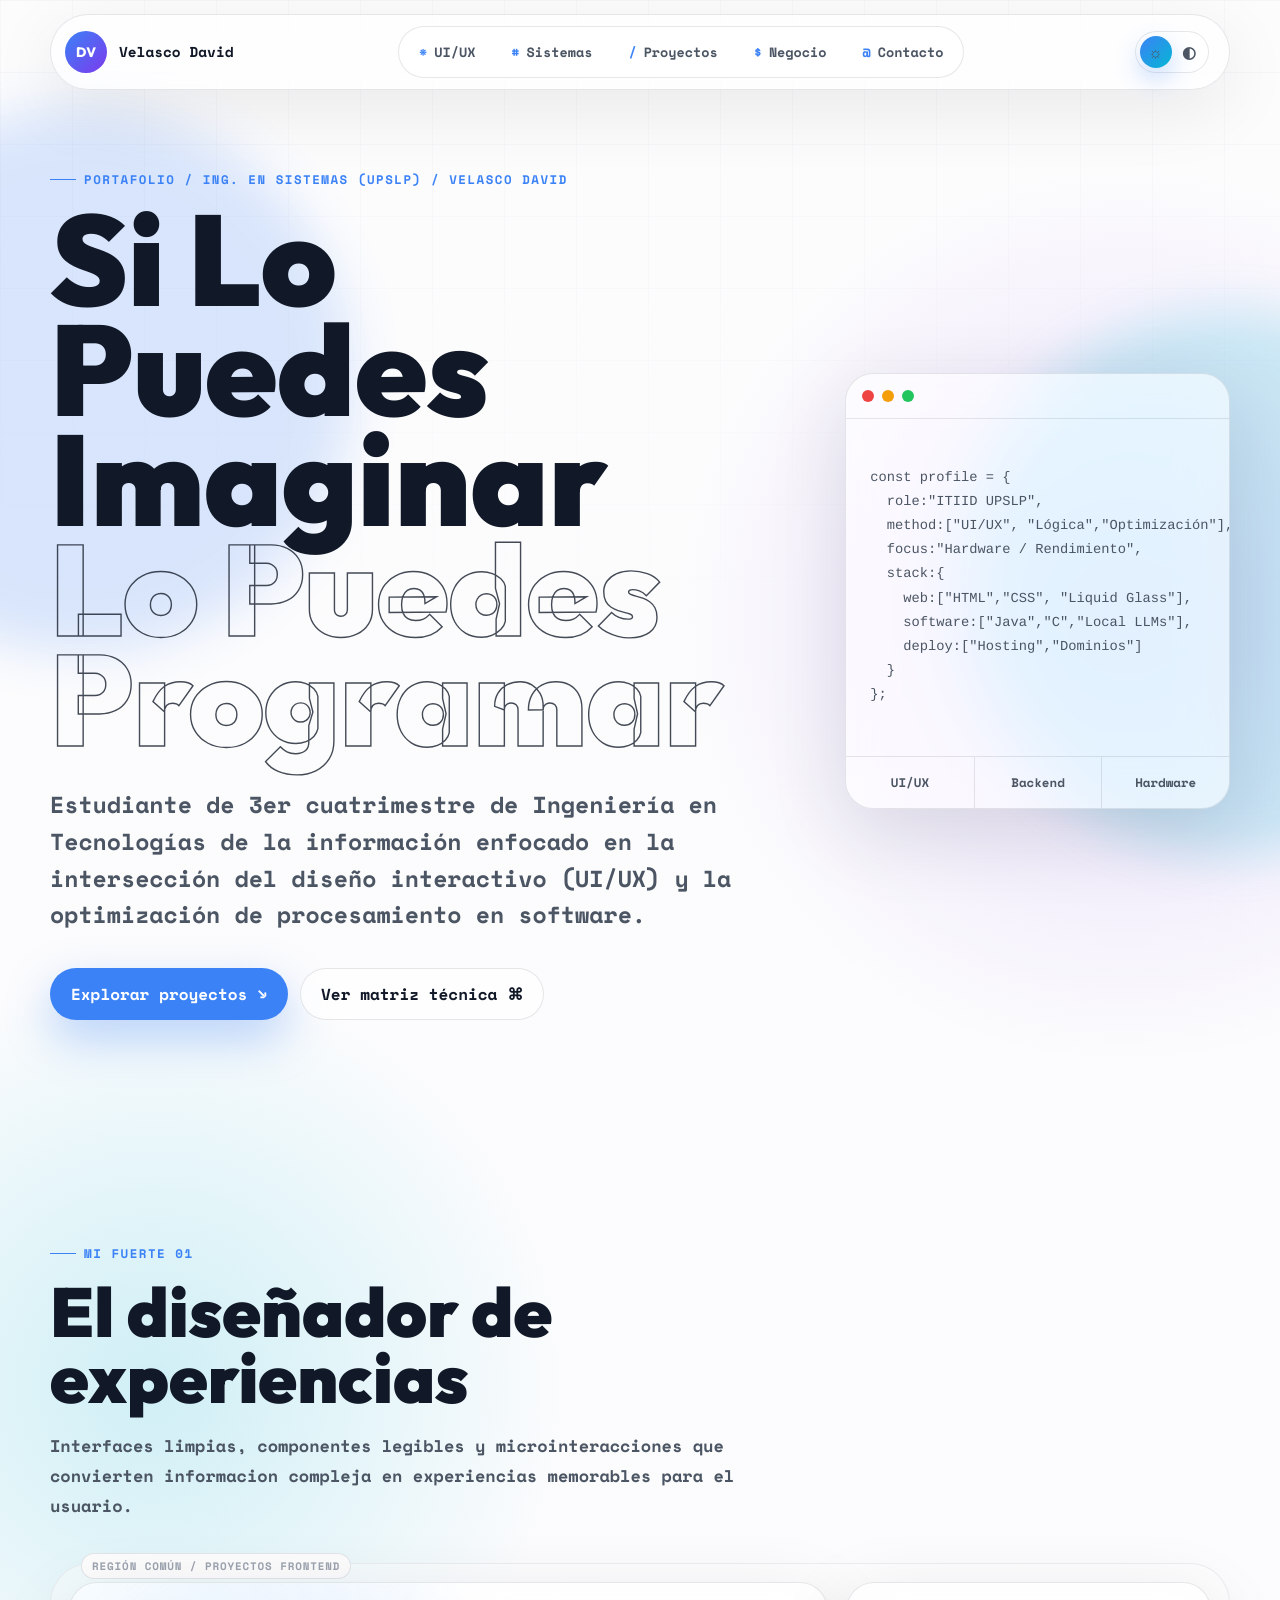
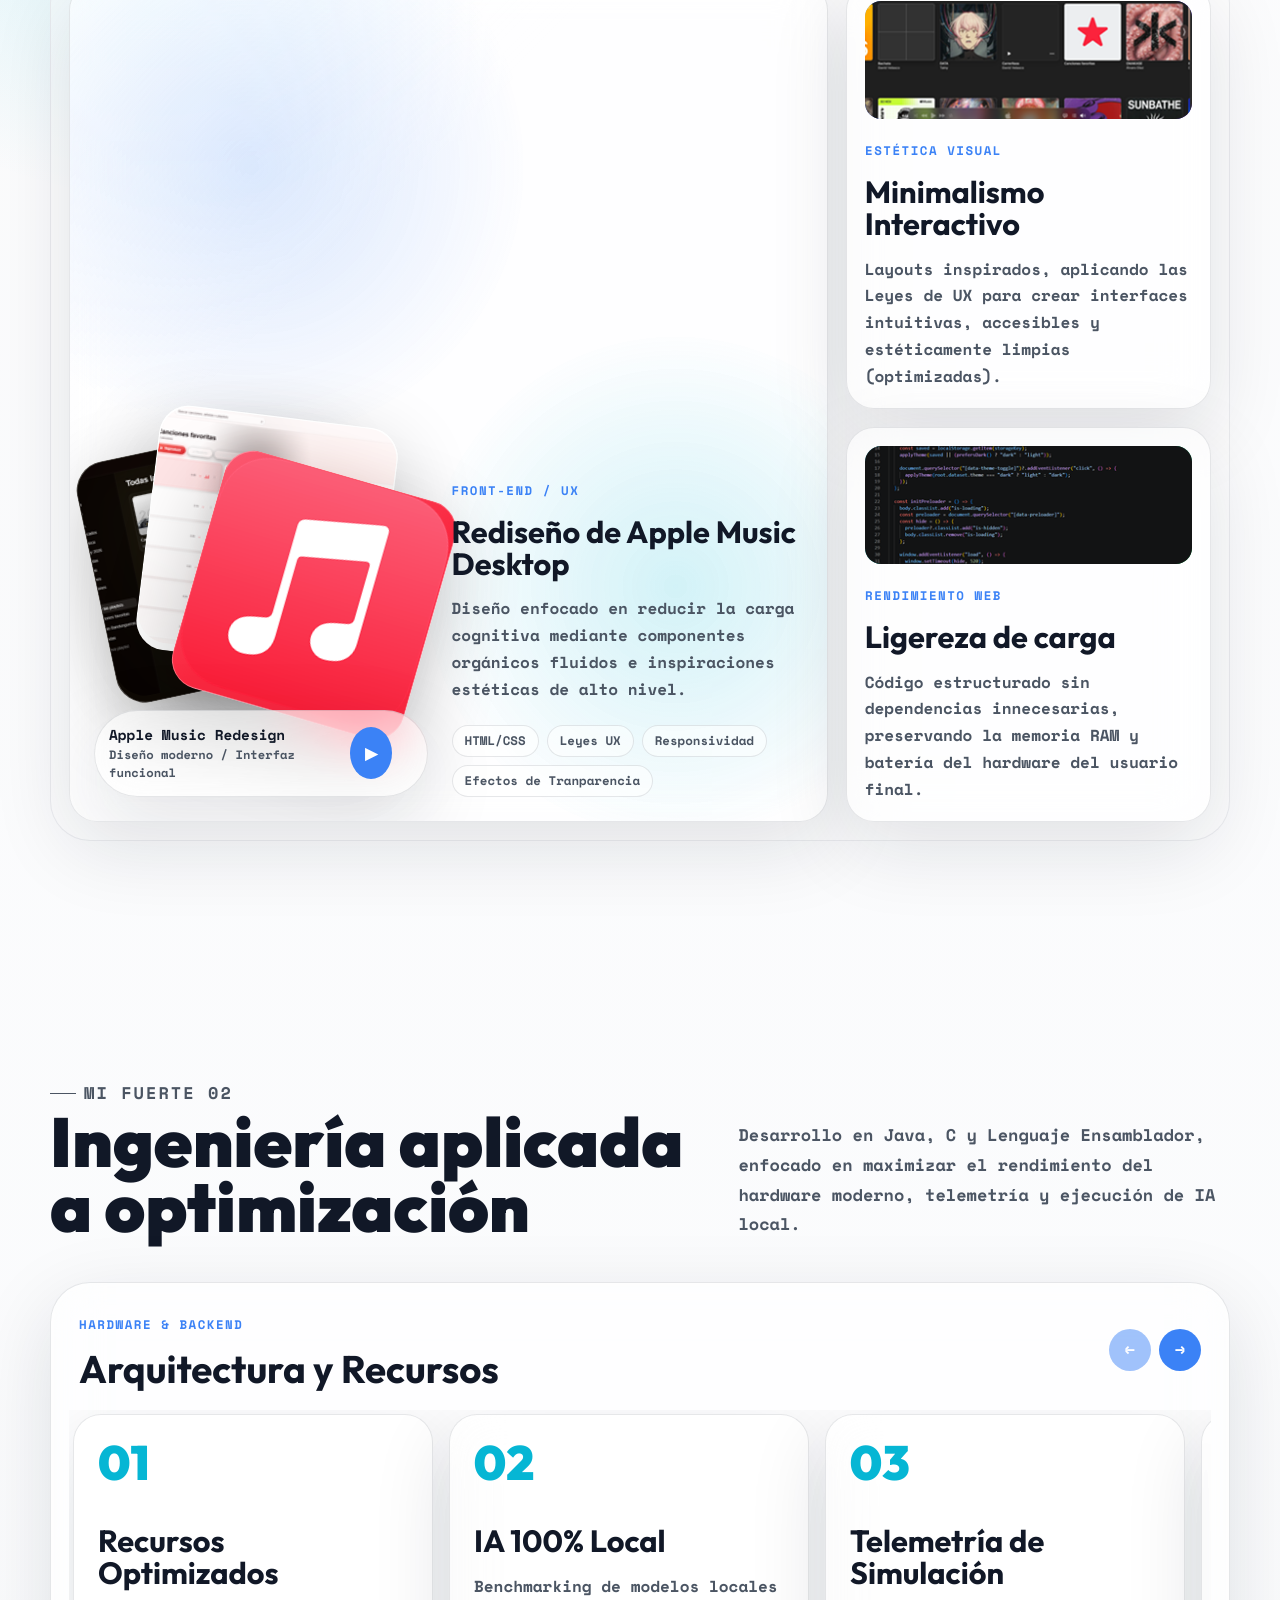
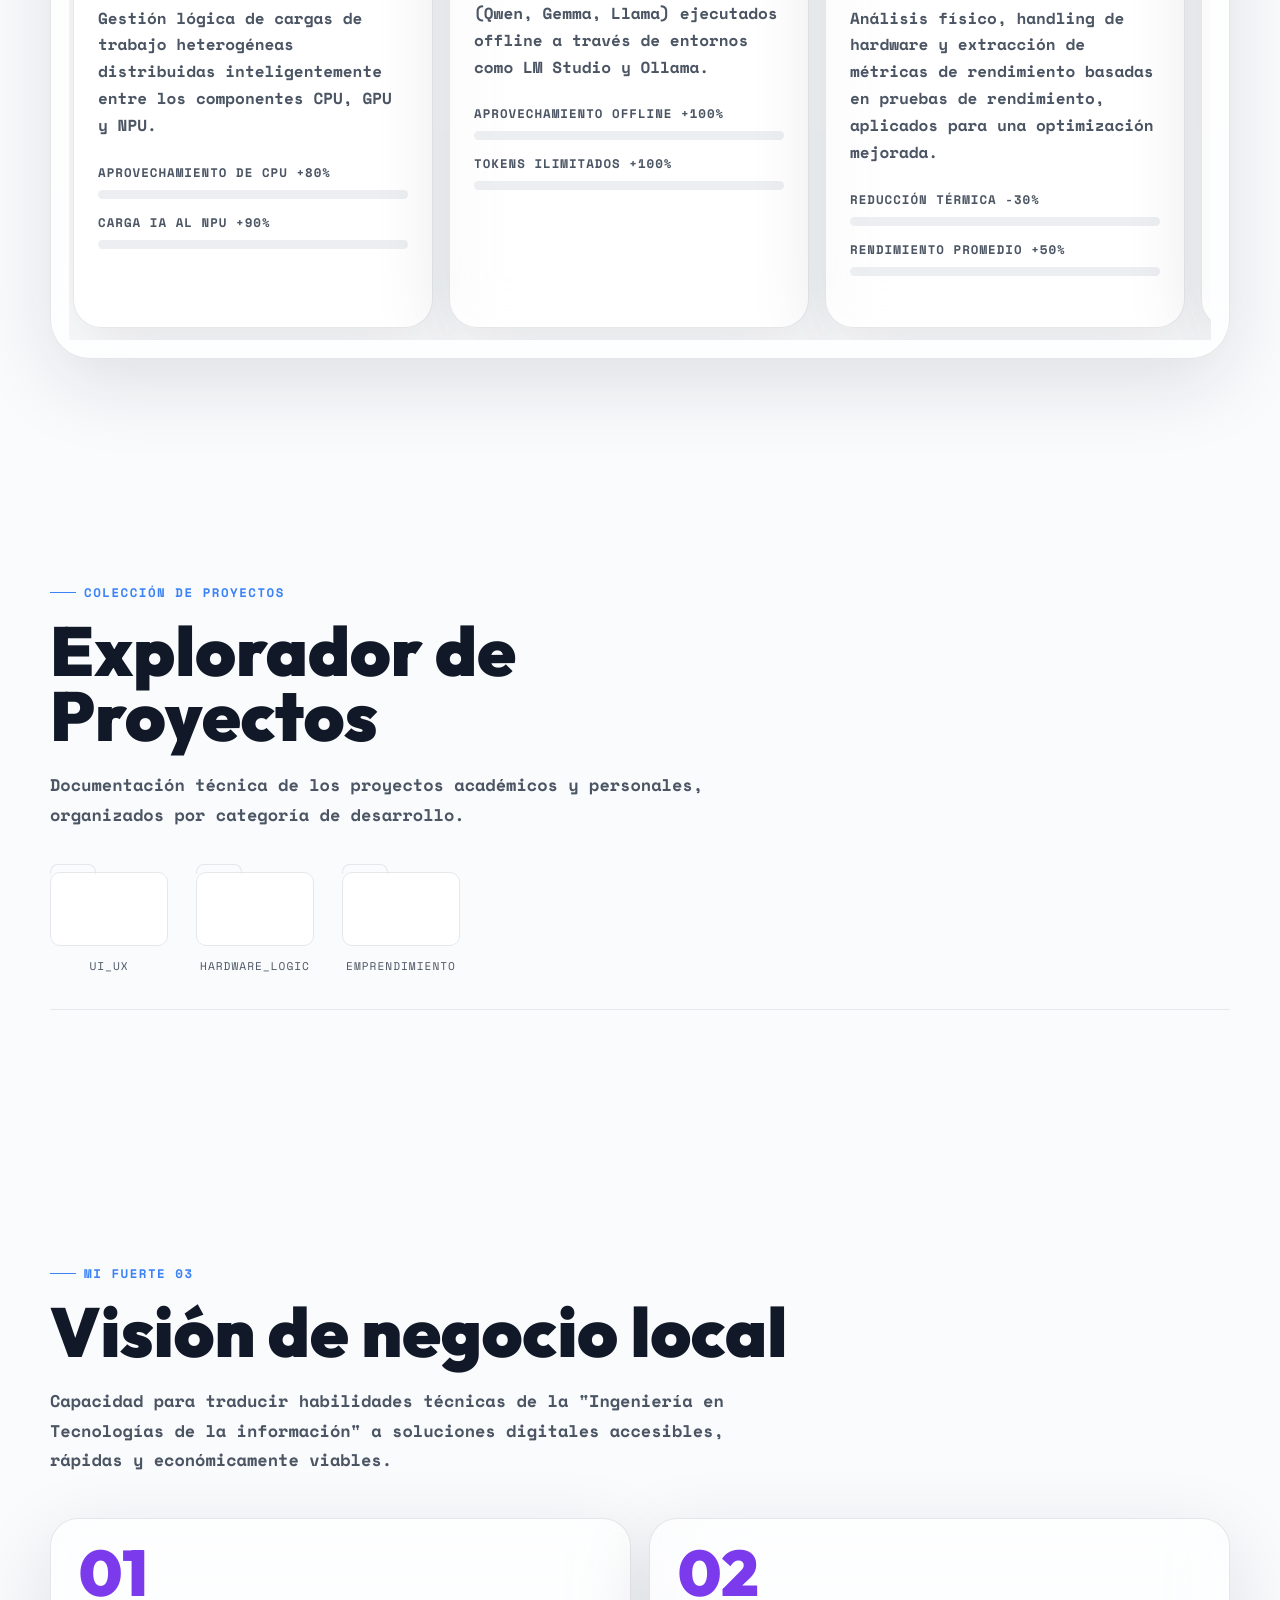
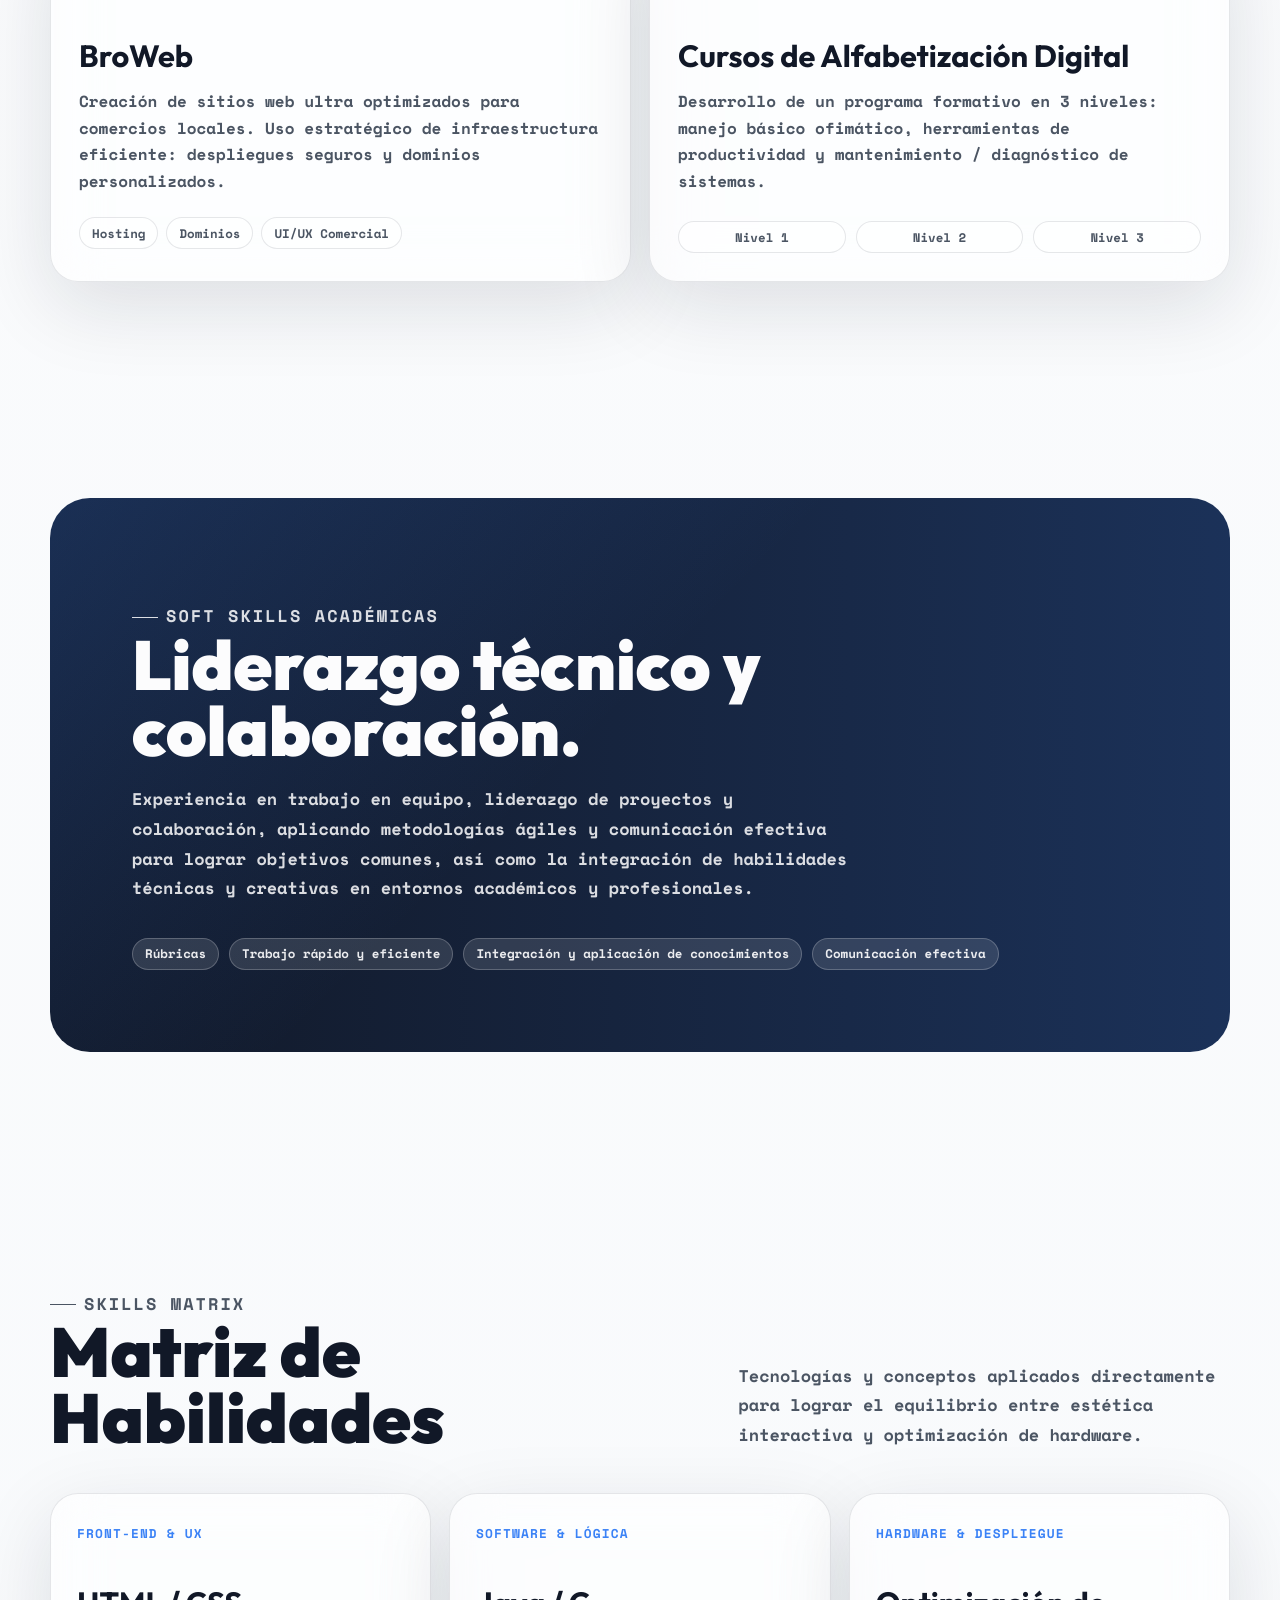
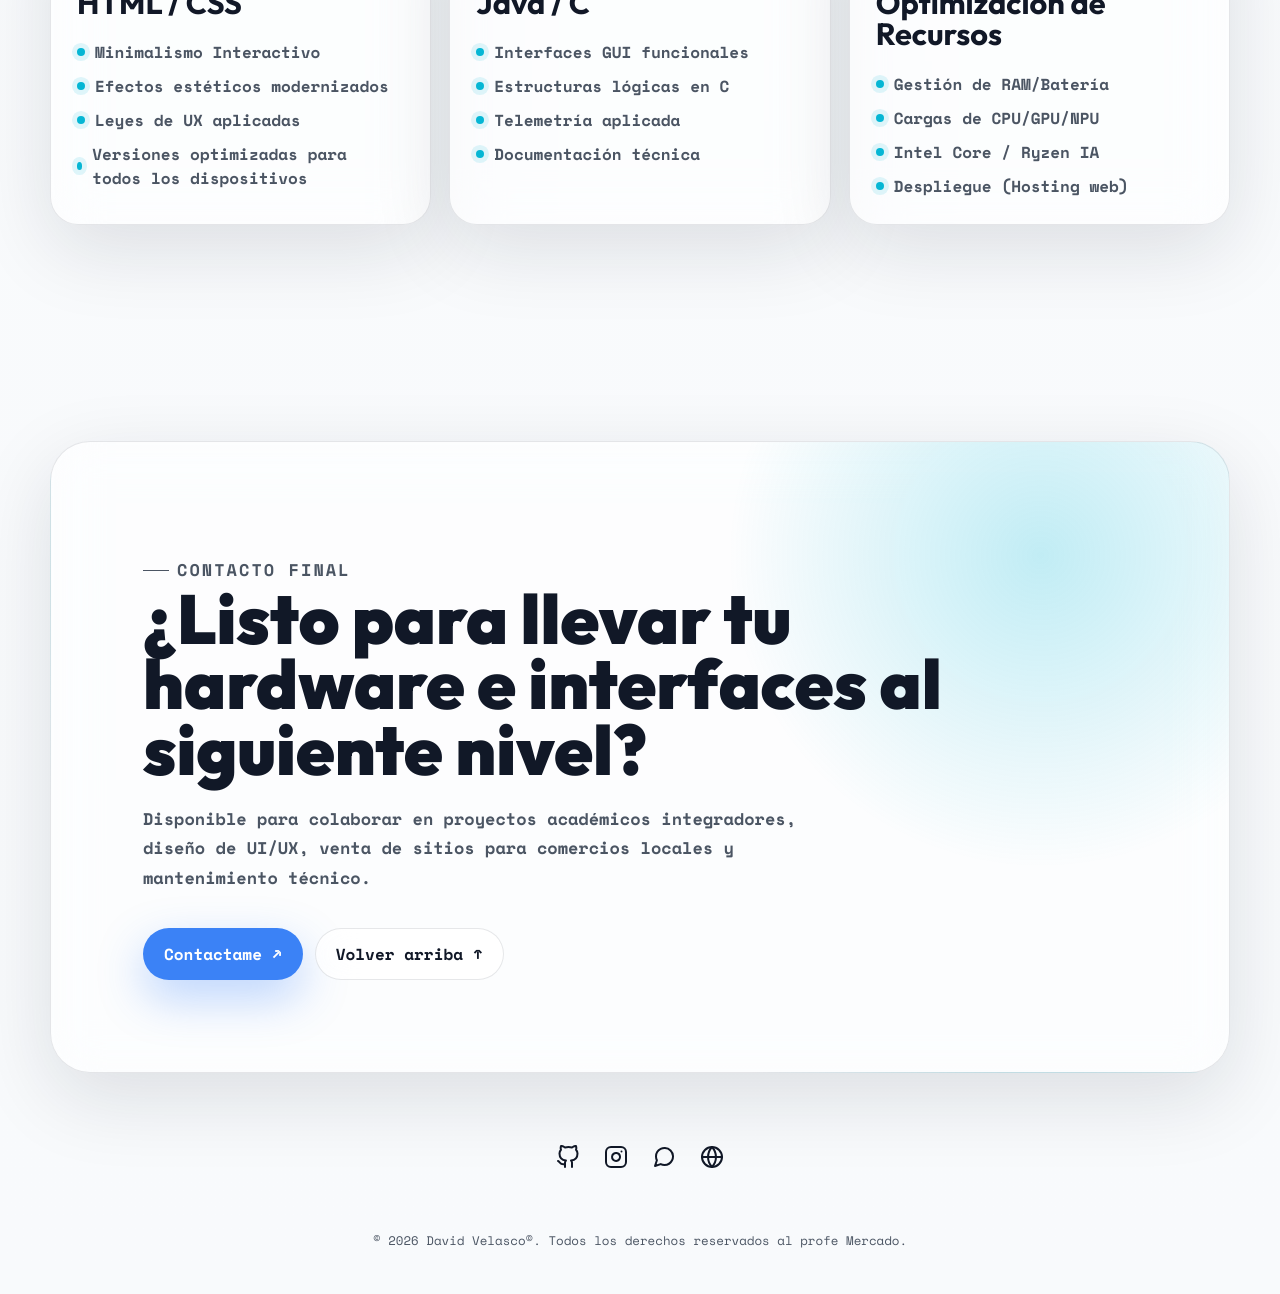
<file: index.html>
<!doctype html>
<html lang="es" data-theme="dark">
  <head>
    <meta charset="UTF-8" />
    <meta name="viewport" content="width=device-width, initial-scale=1.0" />
    <meta
      name="description"
      content="Portafolio digital de David Velasco, estudiante de Ingeniería en Sistemas en UPSLP enfocado en UI/UX, optimización de hardware y desarrollo lógico."
    />
    <title>David Velasco Portafolio</title>
    <link rel="preconnect" href="https://fonts.googleapis.com" />
    <link rel="preconnect" href="https://fonts.gstatic.com" crossorigin />
    <link
      href="https://fonts.googleapis.com/css2?family=Inter:wght@400;500;600;700;800;900&family=Manrope:wght@400;500;600;700;800&family=Outfit:wght@300;500;700;800&family=Space+Mono&display=swap"
      rel="stylesheet"/>
    <link rel="stylesheet" href="styles.css" />
  </head>

  <body>
    <div class="preloader" data-preloader aria-label="Cargando portafolio">
      <div class="preloader__shell">
        <div class="three-dots" aria-hidden="true">
          <span></span>
          <span></span>
          <span></span>
        </div>
        <p>Inicializando interfaz de sistema</p>
      </div>
    </div>

    <div class="ambient ambient--one"></div>
    <div class="ambient ambient--two"></div>
    <div class="ambient-grid" aria-hidden="true"></div>

    <header class="site-header" data-header>
      <a class="brand-mark" href="#top" aria-label="Inicio">
        <span class="brand-mark__glyph">DV</span>
        <span class="brand-mark__text">Velasco David</span>
      </a>

      <nav class="site-nav" aria-label="Navegacion principal">
        <a href="#experiencia"><span>*</span> UI/UX</a>
        <a href="#sistemas"><span>#</span> Sistemas</a>
        <a href="#archivos"><span>/</span> Proyectos</a>
        <a href="#negocio"><span>$</span> Negocio</a>
        <a href="#contacto"><span>@</span> Contacto</a>
      </nav>

      <button
        class="theme-toggle"
        type="button"
        data-theme-toggle
        aria-label="Cambiar tema"
      >
        <span class="theme-toggle__track">
          <span class="theme-toggle__icon theme-toggle__icon--sun">☼</span>
          <span class="theme-toggle__icon theme-toggle__icon--moon">◐</span>
          <span class="theme-toggle__thumb"></span>
        </span>
      </button>
    </header>

    <main id="top">
      <section class="hero section-pad" aria-labelledby="hero-title">
        <div class="hero__content">
          <p class="eyebrow">
            Portafolio / Ing. en Sistemas (UPSLP) / Velasco David
          </p>
          <h1 id="hero-title" class="hero__title">
            Si Lo Puedes Imaginar
            <span>Lo Puedes Programar</span>
          </h1>
          <p class="hero__tagline">
            Estudiante de 3er cuatrimestre de Ingeniería en Tecnologías de la
            información enfocado en la intersección del diseño interactivo
            (UI/UX) y la optimización de procesamiento en software.
          </p>
          <div class="hero__actions">
            <a class="btn btn--primary magnetic" href="#archivos">
              <span>Explorar proyectos</span>
              <span aria-hidden="true">↘</span>
            </a>
            <a class="btn btn--ghost magnetic" href="#skills">
              <span>Ver matriz técnica</span>
              <span aria-hidden="true">⌘</span>
            </a>
          </div>
        </div>

        <aside class="hero-console glass-card" aria-label="Resumen técnico">
          <div class="console-header">
            <span></span>
            <span></span>
            <span></span>
          </div>
          <pre><code>
const profile = {
  role:"ITIID UPSLP",
  method:["UI/UX", "Lógica","Optimización"],
  focus:"Hardware / Rendimiento",
  stack:{
    web:["HTML","CSS", "Liquid Glass"],
    software:["Java","C","Local LLMs"],
    deploy:["Hosting","Dominios"]
  }
};
        </code></pre>
          <div class="console-metrics">
            <span>UI/UX</span>
            <span>Backend</span>
            <span>Hardware</span>
          </div>
        </aside>
      </section>

      <section
        id="experiencia"
        class="pillar section-pad"
        aria-labelledby="ux-title"
      >
        <div class="section-heading">
          <p class="eyebrow">Mi Fuerte 01</p>
          <h2 id="ux-title">El diseñador de experiencias</h2>
          <p>
            Interfaces limpias, componentes legibles y microinteracciones que
            convierten informacion compleja en experiencias memorables para el
            usuario.
          </p>
        </div>

        <div id="proyectos" class="featured-grid common-region">
          <article class="music-card glass-card liquid-card">
            <div class="music-card__visual">
              <div class="album-stack">
                <div class="album album--one"><img class="album__image" src="AppM2.png" /></div>
                <div class="album album--two"><img class="album__image" src="AppM.png" /></div>
                <div class="album album--three"><img class="album__image" src="ApMLogo.png" /></div>
              </div>
              <div class="music-player glass-card">
                <div>
                  <strong>Apple Music Redesign</strong>
                  <span>Diseño moderno / Interfaz funcional</span>
                </div>
                <a
                  class="btn"
                  href="https://velascoddavid.github.io/proyecTopicos/appM.html">
                  <button type="button" aria-label="Reproducir demo" class="btn" href="https://velascoddavid.github.io/proyecTopicos/appM.html">
                    ▶
                  </button></a
                >
              </div>
            </div>
            <div class="project-copy">
              <span class="project-kicker">Front-End / UX</span>
              <h3>Rediseño de Apple Music Desktop</h3>
              <p>
                Diseño enfocado en reducir la carga cognitiva mediante
                componentes orgánicos fluidos e inspiraciones estéticas de alto
                nivel.
              </p>
              <div class="tag-row" aria-label="Tecnologías usadas">
                <span>HTML/CSS</span>
                <span>Leyes UX</span>
                <span>Responsividad</span>
                <span>Efectos de Tranparencia</span>
              </div>
            </div>
          </article>

          <article class="compact-card glass-card zoom-card">
            <div class="compact-card__media media-gradient--blue"> <img class="album__image" src="capAppM.png" /></div>
            <div>
              <span class="project-kicker">Estética visual</span>
              <h3>Minimalismo Interactivo</h3>
              <p>
                Layouts inspirados, aplicando las Leyes de UX para crear
                interfaces intuitivas, accesibles y estéticamente limpias
                (optimizadas).
              </p>
            </div>
          </article>

          <article class="compact-card glass-card zoom-card">
            <div class="compact-card__media media-gradient--cyan"><img class="album__image" src="codigo.png"/></div>
            <div>
              <span class="project-kicker">Rendimiento web</span>
              <h3>Ligereza de carga</h3>
              <p>
                Código estructurado sin dependencias innecesarias, preservando
                la memoria RAM y batería del hardware del usuario final.
              </p>
            </div>
          </article>
        </div>
      </section>

      <section
        id="sistemas"
        class="pillar section-pad"
        aria-labelledby="systems-title"
      >
        <div class="split-heading">
          <div>
            <p class="eyebrow">Mi Fuerte 02</p>
            <h2 id="systems-title">Ingeniería aplicada a optimización</h2>
          </div>
          <p>
            Desarrollo en Java, C y Lenguaje Ensamblador, enfocado en maximizar
            el rendimiento del hardware moderno, telemetría y ejecución de IA
            local.
          </p>
        </div>

        <div class="slider-shell glass-card" data-slider>
          <div class="slider-toolbar">
            <div>
              <span class="project-kicker">Hardware & Backend</span>
              <h3>Arquitectura y Recursos</h3>
            </div>
            <div class="slider-controls">
              <button
                type="button"
                class="icon-btn"
                data-prev
                aria-label="Proyecto anterior"
              >
                ←
              </button>
              <button
                type="button"
                class="icon-btn"
                data-next
                aria-label="Proyecto siguiente"
              >
                →
              </button>
            </div>
          </div>

          <div class="slider-viewport">
            <div class="slider-track" data-slider-track>
              <article class="system-card glass-card">
                <span class="system-card__index">01</span>
                <h4>Recursos Optimizados</h4>
                <p>
                  Gestión lógica de cargas de trabajo heterogéneas distribuidas
                  inteligentemente entre los componentes CPU, GPU y NPU.
                </p>
                <div class="metric-list">
                  <div class="metric" style="--value: 80%">
                    <span>Aprovechamiento de CPU +80%</span>
                    <i></i>
                  </div>
                  <div class="metric" style="--value: 90%">
                    <span>Carga IA al NPU +90%</span>
                    <i></i>
                  </div>
                </div>
              </article>

              <article class="system-card glass-card">
                <span class="system-card__index">02</span>
                <h4>IA 100% Local</h4>
                <p>
                  Benchmarking de modelos locales (Qwen, Gemma, Llama)
                  ejecutados offline a través de entornos como LM Studio y
                  Ollama.
                </p>
                <div class="metric-list">
                  <div class="metric" style="--value: 100%">
                    <span>Aprovechamiento Offline +100%</span>
                    <i></i>
                  </div>
                  <div class="metric" style="--value: 100%">
                    <span>Tokens Ilimitados +100%</span>
                    <i></i>
                  </div>
                </div>
              </article>

              <article class="system-card glass-card">
                <span class="system-card__index">03</span>
                <h4>Telemetría de Simulación</h4>
                <p>
                  Análisis físico, handling de hardware y extracción de métricas
                  de rendimiento basadas en pruebas de rendimiento, aplicados
                  para una optimización mejorada.
                </p>
                <div class="metric-list">
                  <div class="metric" style="--value: 30%">
                    <span>Reducción térmica -30%</span>
                    <i></i>
                  </div>
                  <div class="metric" style="--value: 50%">
                    <span>Rendimiento promedio +50%</span>
                    <i></i>
                  </div>
                </div>
              </article>

              <article class="system-card glass-card">
                <span class="system-card__index">04</span>
                <h4>Lógica Aplicada (Java/C)</h4>
                <p>
                  Desarrollo de interfaces funcionales en Java, programas
                  estructurales en C y configuracion en Lenguaje Esamblador para
                  el entendimiento del manejo de memoria a bajo nivel.
                </p>
                <div class="metric-list">
                  <div class="metric" style="--value: 78%">
                    <span>Estructura Lógica </span>
                    <i></i>
                  </div>
                  <div class="metric" style="--value: 89%">
                    <span>Gestión de Memoria</span>
                    <i></i>
                  </div>
                </div>
              </article>
            </div>
          </div>
        </div>
      </section>

      <section
        id="archivos"
        class="files section-pad"
        aria-labelledby="files-title">
        <div class="section-heading">
          <p class="eyebrow">Colección de Proyectos</p>
          <h2 id="files-title">Explorador de Proyectos</h2>
          <p>
            Documentación técnica de los proyectos académicos y personales,
            organizados por categoría de desarrollo.
          </p>
        </div>

        <div class="files-toolbar">
          <div
            class="folder-row"
            role="tablist"
            aria-label="Carpetas de proyectos">
            <div
              class="folder"
              data-folder="frontend"
              tabindex="0"
              role="tab"
              aria-selected="false">
              <div class="folder__icon"></div>
              <span class="folder__name scramble-text" data-text="UI_UX"
                >UI_UX</span
              >
            </div>
            <div
              class="folder"
              data-folder="backend"
              tabindex="0"
              role="tab"
              aria-selected="false"
            >
              <div class="folder__icon"></div>
              <span
                class="folder__name scramble-text"
                data-text="HARDWARE_LOGIC"
                >HARDWARE_LOGIC</span>
            </div>
            <div
              class="folder"
              data-folder="otros"
              tabindex="0"
              role="tab"
              aria-selected="false">
              <div class="folder__icon"></div>
              <span
                class="folder__name scramble-text"
                data-text="EMPRENDIMIENTO"
                >EMPRENDIMIENTO</span>
            </div>
          </div>

          <button type="button" class="folder-exit" data-folder-exit>
            <svg
              viewBox="0 0 24 24"
              fill="none"
              stroke="currentColor"
              stroke-width="2"
            >
              <path d="M18 6L6 18M6 6l12 12" />
            </svg>
            <span>Cerrar directorio</span>
          </button>
        </div>

        <div class="work-list" data-work-list="frontend">
          <div
            class="work-item"
            data-title="Apple Music Redesign"
            data-src="appleM.pdf"
          >
            <div class="work-item__head">
              <h4 class="scramble-text" data-text="APPLE_MUSIC_UI.PDF">
                APPLE_MUSIC_UI.PDF
              </h4>
              <svg
                viewBox="0 0 24 24"
                fill="none"
                stroke="currentColor"
                stroke-width="1.6"
              >
                <path
                  d="M14 2H6a2 2 0 0 0-2 2v16a2 2 0 0 0 2 2h12a2 2 0 0 0 2-2V8z"
                />
                <polyline points="14 2 14 8 20 8" />
                <line x1="16" y1="13" x2="8" y2="13" />
                <line x1="16" y1="17" x2="8" y2="17" />
              </svg>
            </div>
            <p>
              Rediseño aplicando estética, efectos Liquid Glass, tarjetas
              translúcidas y optimización.
            </p>
          </div>

          <div
            class="work-item"
            data-title="Minimalismo Interactivo"
            data-src="minimalismo.pdf"
          >
            <div class="work-item__head">
              <h4 class="scramble-text" data-text="LEYES_UX_DOC.PDF">
                LEYES_UX_DOC.PDF
              </h4>
              <svg
                viewBox="0 0 24 24"
                fill="none"
                stroke="currentColor"
                stroke-width="1.6"
              >
                <path
                  d="M14 2H6a2 2 0 0 0-2 2v16a2 2 0 0 0 2 2h12a2 2 0 0 0 2-2V8z"
                />
                <polyline points="14 2 14 8 20 8" />
              </svg>
            </div>
            <p>
              Análisis y aplicación de leyes de UX en proyectos y portafolios
              digitales.
            </p>
          </div>

          <div
            class="work-item"
            data-title="Minimalismo Interactivo"
            data-src="nhl.pdf"
          >
            <div class="work-item__head">
              <h4 class="scramble-text" data-text="DISEÑO_NHL.PDF">
                DISEÑO_NHL.PDF
              </h4>
              <svg
                viewBox="0 0 24 24"
                fill="none"
                stroke="currentColor"
                stroke-width="1.6"
              >
                <path
                  d="M14 2H6a2 2 0 0 0-2 2v16a2 2 0 0 0 2 2h12a2 2 0 0 0 2-2V8z"
                />
                <polyline points="14 2 14 8 20 8" />
              </svg>
            </div>
            <p>
              Practica de creación de diseño express, sobre el rediseño de la
              interfaz de NHL.com, aplicando principios de UI y optimización de
              carga (Sprint Design).
            </p>
          </div>
        </div>

        <div class="work-list" data-work-list="backend">
          <div
            class="work-item"
            data-title="Optimización de Recursos"
            data-src="neuros.pdf"
          >
            <div class="work-item__head">
              <h4 class="scramble-text" data-text="NEUROS.PDF">
                NEUROS.PDF
              </h4>
              <svg
                viewBox="0 0 24 24"
                fill="none"
                stroke="currentColor"
                stroke-width="1.6"
              >
                <path
                  d="M14 2H6a2 2 0 0 0-2 2v16a2 2 0 0 0 2 2h12a2 2 0 0 0 2-2V8z"
                />
                <polyline points="14 2 14 8 20 8" />
              </svg>
            </div>
            <p>
              Proyecto integrador de optimización de recursos para computadoras portatiles, mediante la gestión de cargas de CPU, GPU y NPU.
            </p>
          </div>

          <div
            class="work-item"
            data-title="Evaluación IA Local"
            data-src="ia-local.pdf"
          >
            <div class="work-item__head">
              <h4 class="scramble-text" data-text="LLMS_OFFLINE_BENCH.PDF">
                LLMS_OFFLINE_BENCH.PDF
              </h4>
              <svg
                viewBox="0 0 24 24"
                fill="none"
                stroke="currentColor"
                stroke-width="1.6"
              >
                <path
                  d="M14 2H6a2 2 0 0 0-2 2v16a2 2 0 0 0 2 2h12a2 2 0 0 0 2-2V8z"
                />
                <polyline points="14 2 14 8 20 8" />
              </svg>
            </div>
            <p>
              Analisis y reporte de rendimiento de modelos Qwen, Gemma y Llama en LM Studio y Ollama, ejecutados de manera local y offline.
            </p>
          </div>

          <div
            class="work-item"
            data-title="Programación en Java"
            data-src="java-structures.pdf"
          >
            <div class="work-item__head">
              <h4 class="scramble-text" data-text="JAVA_STRUCTURES.PDF">
                JAVA_STRUCTURES.PDF
              </h4>
              <svg
                viewBox="0 0 24 24"
                fill="none"
                stroke="currentColor"
                stroke-width="1.6"
              >
                <path
                  d="M14 2H6a2 2 0 0 0-2 2v16a2 2 0 0 0 2 2h12a2 2 0 0 0 2-2V8z"
                />
                <polyline points="14 2 14 8 20 8" />
              </svg>
            </div>
            <p>
              Desarrollo de interfaces gráficas y programas lógicos
              estructurados en lenguaje Java, aplicando principios de optimización de memoria y procesamiento.
            </p>
          </div>
        </div>

        <div class="work-list" data-work-list="otros">
          <div
            class="work-item"
            data-title="BroWeb"
            data-src="broweb.pdf"
          >
            <div class="work-item__head">
              <h4 class="scramble-text" data-text="BROWEB.PDF">
                BROWEB.PDF
              </h4>
              <svg
                viewBox="0 0 24 24"
                fill="none"
                stroke="currentColor"
                stroke-width="1.6"
              >
                <path
                  d="M14 2H6a2 2 0 0 0-2 2v16a2 2 0 0 0 2 2h12a2 2 0 0 0 2-2V8z"
                />
                <polyline points="14 2 14 8 20 8" />
              </svg>
            </div>
            <p>
              Modelo de venta de sitios web para negocios locales mediante desarrollo de UI/UX, hosting y dominios personalizados.
            </p>
          </div>

          <div
            class="work-item"
            data-title="Alfabetización Digital"
            data-src="brolearn.pdf"
          >
            <div class="work-item__head">
              <h4 class="scramble-text" data-text="BROLEARN.PDF">
                brolearn.PDF
              </h4>
              <svg
                viewBox="0 0 24 24"
                fill="none"
                stroke="currentColor"
                stroke-width="1.6"
              >
                <path
                  d="M14 2H6a2 2 0 0 0-2 2v16a2 2 0 0 0 2 2h12a2 2 0 0 0 2-2V8z"
                />
                <polyline points="14 2 14 8 20 8" />
              </svg>
            </div>
            <p>
              Estructuración de curso formativo de 3 niveles: manejo básico ofimático, herramientas de productividad y mantenimiento / diagnóstico de sistemas.
            </p>
          </div>
        </div>

        <div id="file-viewer">
          <div class="os-window">
            <div class="os-window__header">
              <div class="os-window__controls">
                <div
                  class="os-btn os-btn--close"
                  data-viewer-close
                  title="Cerrar ventana">
                  <svg viewBox="0 0 24 24">
                    <path d="M18 6L6 18M6 6l12 12" />
                  </svg>
                </div>
                <div
                  class="os-btn os-btn--download"
                  data-viewer-download
                  title="Descargar documento">
                  <svg viewBox="0 0 24 24">
                    <path d="M12 5v14m0 0l-4-4m4 4l4-4" />
                  </svg>
                </div>
                <div
                  class="os-btn os-btn--open"
                  data-viewer-open
                  title="Abrir en nueva pestaña">
                  <svg viewBox="0 0 24 24">
                    <path d="M7 17L17 7m0 0H9m8 0v8" />
                  </svg>
                </div>
              </div>
              <span
                class="os-window__title scramble-text"
                id="viewer-title"
                data-text="visor.exe"
                >visor.exe</span>
              <div style="width: 40px"></div>
            </div>
            <iframe
              class="os-window__iframe"
              id="viewer-iframe"
              src=""></iframe>
          </div>
        </div>
      </section>

      <section
        id="negocio"
        class="business section-pad"
        aria-labelledby="business-title"
      >
        <div class="section-heading">
          <p class="eyebrow">Mi Fuerte 03</p>
          <h2 id="business-title">Visión de negocio local</h2>
          <p>
            Capacidad para traducir habilidades técnicas de la 
            "Ingeniería en Tecnologías de la información" a soluciones 
            digitales accesibles, rápidas y económicamente viables.
          </p>
        </div>

        <div class="business-grid">
          <article class="business-card glass-card">
            <span class="business-card__number">01</span>
            <h3>BroWeb</h3>
            <p>
              Creación de sitios web ultra optimizados para comercios locales.
              Uso estratégico de infraestructura eficiente: despliegues seguros
              y dominios personalizados.
            </p>
            <div class="business-card__footer">
              <span>Hosting</span>
              <span>Dominios</span>
              <span>UI/UX Comercial</span>
            </div>
          </article>

          <article class="business-card glass-card">
            <span class="business-card__number">02</span>
            <h3>Cursos de Alfabetización Digital</h3>
            <p>
              Desarrollo de un programa formativo en 3 niveles: manejo básico
              ofimático, herramientas de productividad y mantenimiento /
              diagnóstico de sistemas.
            </p>
            <div class="level-map" aria-label="Niveles del curso">
              <span>Nivel 1</span>
              <span>Nivel 2</span>
              <span>Nivel 3</span>
            </div>
          </article>
        </div>
      </section>

      <section class="team section-pad" aria-labelledby="team-title">
        <div class="team-panel">
          <p class="eyebrow">Soft skills académicas</p>
          <h2 id="team-title">Liderazgo técnico y colaboración.</h2>
          <p>
            Experiencia en trabajo en equipo, liderazgo de proyectos y
            colaboración, aplicando metodologías ágiles y
            comunicación efectiva para lograr objetivos comunes, 
            así como la integración de habilidades técnicas y creativas 
            en entornos académicos y profesionales.
          </p>
          <div class="team-strip" aria-label="Flujo de colaboracion">
            <span>Rúbricas</span>
            <span>Trabajo rápido y eficiente</span>
            <span>Integración y aplicación de conocimientos</span>
            <span>Comunicación efectiva</span>
          </div>
        </div>
      </section>

      <section
        id="skills"
        class="skills section-pad"
        aria-labelledby="skills-title"
      >
        <div class="split-heading">
          <div>
            <p class="eyebrow">Skills Matrix</p>
            <h2 id="skills-title">Matriz de Habilidades</h2>
          </div>
          <p>
            Tecnologías y conceptos aplicados directamente para lograr el
            equilibrio entre estética interactiva y optimización de hardware.
          </p>
        </div>

        <div class="skills-matrix">
          <article class="skill-column glass-card">
            <span class="skill-column__tag">Front-End & UX</span>
            <h3>HTML / CSS</h3>
            <ul>
              <li>Minimalismo Interactivo</li>
              <li>Efectos estéticos modernizados</li>
              <li>Leyes de UX aplicadas</li>
              <li>Versiones optimizadas para todos los dispositivos</li>
            </ul>
          </article>

          <article class="skill-column glass-card">
            <span class="skill-column__tag">Software & Lógica</span>
            <h3>Java / C</h3>
            <ul>
              <li>Interfaces GUI funcionales</li>
              <li>Estructuras lógicas en C</li>
              <li>Telemetría aplicada</li>
              <li>Documentación técnica</li>
            </ul>
          </article>

          <article class="skill-column glass-card">
            <span class="skill-column__tag">Hardware & Despliegue</span>
            <h3>Optimización de Recursos</h3>
            <ul>
              <li>Gestión de RAM/Batería</li>
              <li>Cargas de CPU/GPU/NPU</li>
              <li>Intel Core / Ryzen IA</li>
              <li>Despliegue (Hosting web)</li>
            </ul>
          </article>
        </div>
      </section>

      <section
        id="contacto"
        class="contact section-pad"
        aria-labelledby="contact-title"
      >
        <div class="contact-card glass-card">
          <p class="eyebrow">Contacto final</p>
          <h2 id="contact-title">
            ¿Listo para llevar tu hardware e interfaces al siguiente nivel?
          </h2>
          <p>
            Disponible para colaborar en proyectos académicos integradores,
            diseño de UI/UX, venta de sitios para comercios locales y
            mantenimiento técnico.
          </p>
          <div class="contact-actions">
            <a class="btn btn--primary magnetic" href="mailto:davieto1301@gmail.com">
              <span>Contactame</span>
              <span aria-hidden="true">↗</span>
            </a>
            <a class="btn btn--ghost magnetic" href="#top">
              <span>Volver arriba</span>
              <span aria-hidden="true">↑</span>
            </a>
          </div>
        </div>
      </section>
    </main>

    <script src="script.js"></script>
  </body>
  <footer class="site-footer" aria-label="Pie de página" id="footer">
    <!-- Inicia sección de Redes Sociales -->
    <div class="footer__socials">

      <a href="https://github.com/Velascoddavid" target="_blank" aria-label="GitHub" rel="noopener noreferrer">
        <svg viewBox="0 0 24 24" width="24" height="24" stroke="currentColor" stroke-width="2" fill="none" stroke-linecap="round" stroke-linejoin="round">
          <path d="M9 19c-5 1.5-5-2.5-7-3m14 6v-3.87a3.37 3.37 0 0 0-.94-2.61c3.14-.35 6.44-1.54 6.44-7A5.44 5.44 0 0 0 20 4.77 5.07 5.07 0 0 0 19.91 1S18.73.65 16 2.48a13.38 13.38 0 0 0-7 0C6.27.65 5.09 1 5.09 1A5.07 5.07 0 0 0 5 4.77a5.44 5.44 0 0 0-1.5 3.78c0 5.42 3.3 6.61 6.44 7A3.37 3.37 0 0 0 9 18.13V22"></path>
        </svg>
      </a>
      
      <!--<a href="https://www.linkedin.com/in/david-velasco-0b0b0b/" target="_blank" aria-label="LinkedIn" rel="noopener noreferrer">
        <svg viewBox="0 0 24 24" width="24" height="24" stroke="currentColor" stroke-width="2" fill="none" stroke-linecap="round" stroke-linejoin="round">
          <path d="M16 8a6 6 0 0 1 6 6v7h-4v-7a2 2 0 0 0-2-2 2 2 0 0 0-2 2v7h-4v-7a6 6 0 0 1 6-6z"></path>
          <rect x="2" y="9" width="4" height="12"></rect>
          <circle cx="4" cy="4" r="2"></circle>
        </svg>
      </a>!-->

      <a href="https://www.instagram.com/velascoddavid/" target="_blank" aria-label="Instagram" rel="noopener noreferrer">
        <svg viewBox="0 0 24 24" width="24" height="24" stroke="currentColor" stroke-width="2" fill="none" stroke-linecap="round" stroke-linejoin="round">
          <rect x="2" y="2" width="20" height="20" rx="5" ry="5"></rect>
          <path d="M16 11.37A4 4 0 1 1 12.63 8 4 4 0 0 1 16 11.37z"></path>
          <line x1="17.5" y1="6.5" x2="17.51" y2="6.5"></line>
        </svg>
      </a>

      <a href="https://api.whatsapp.com/send?phone=524447049396&text=Hola%20David,%20quiero%20trabajar%20contigo%20%20para%20un%20proyecto." target="_blank" aria-label="WhatsApp" rel="noopener noreferrer">
        <svg viewBox="0 0 24 24" width="24" height="24" stroke="currentColor" stroke-width="2" fill="none" stroke-linecap="round" stroke-linejoin="round">
          <path d="M21 11.5a8.38 8.38 0 0 1-.9 3.8 8.5 8.5 0 0 1-7.6 4.7 8.38 8.38 0 0 1-3.8-.9L3 21l1.9-5.7a8.38 8.38 0 0 1-.9-3.8 8.5 8.5 0 0 1 4.7-7.6 8.38 8.38 0 0 1 3.8-.9h.5a8.48 8.48 0 0 1 8 8v.5z"></path>
        </svg>
      </a>

      <a href="https://somoselbro.com/" target="_blank" aria-label="Sitio Web" rel="noopener noreferrer">
        <svg viewBox="0 0 24 24" width="24" height="24" stroke="currentColor" stroke-width="2" fill="none" stroke-linecap="round" stroke-linejoin="round">
          <circle cx="12" cy="12" r="10"></circle>
          <line x1="2" y1="12" x2="22" y2="12"></line>
          <path d="M12 2a15.3 15.3 0 0 1 4 10 15.3 15.3 0 0 1-4 10 15.3 15.3 0 0 1-4-10 15.3 15.3 0 0 1 4-10z"></path>
        </svg>
      </a>

    </div>
  <!-- Termina sección de Redes Sociales -->
    <p class="footer__copy">
      &copy;
     2026 David Velasco&copy;. Todos los derechos reservados al profe Mercado.
    </p>
  </footer>
</html>
</file>
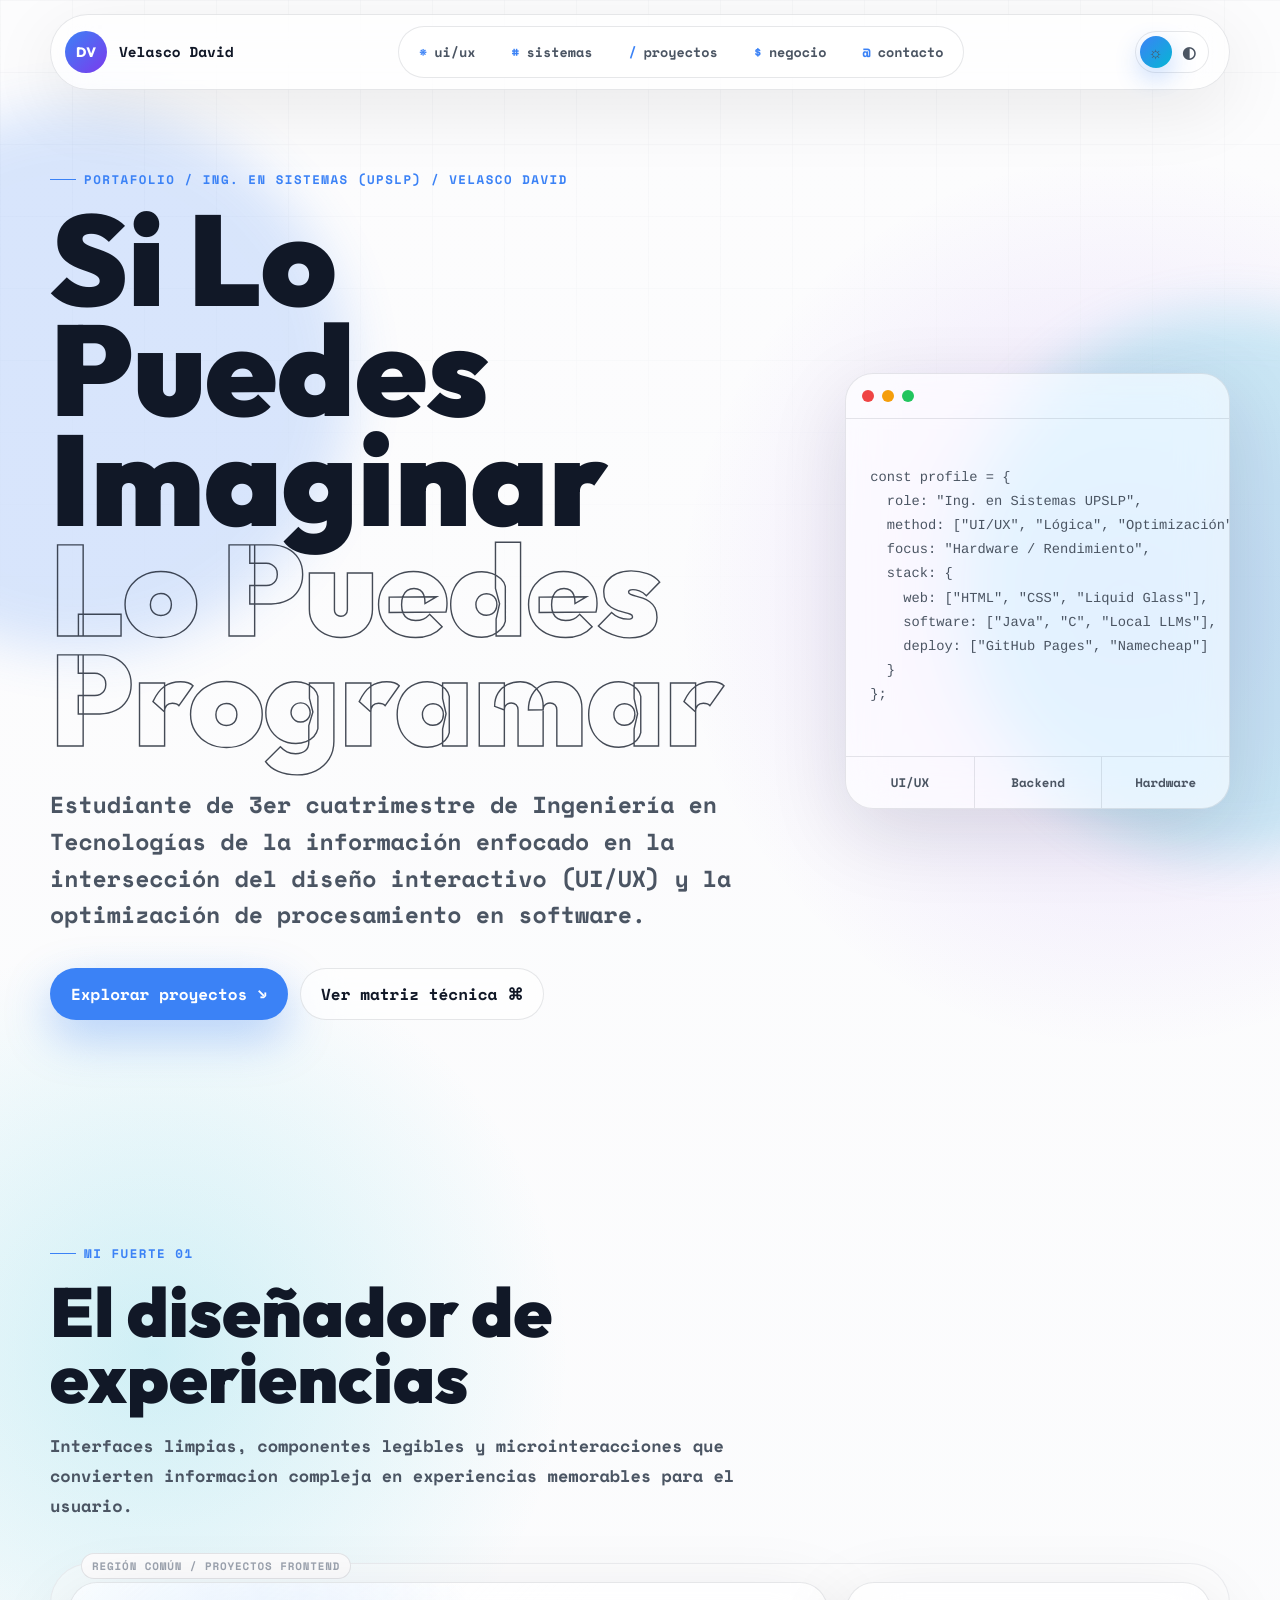
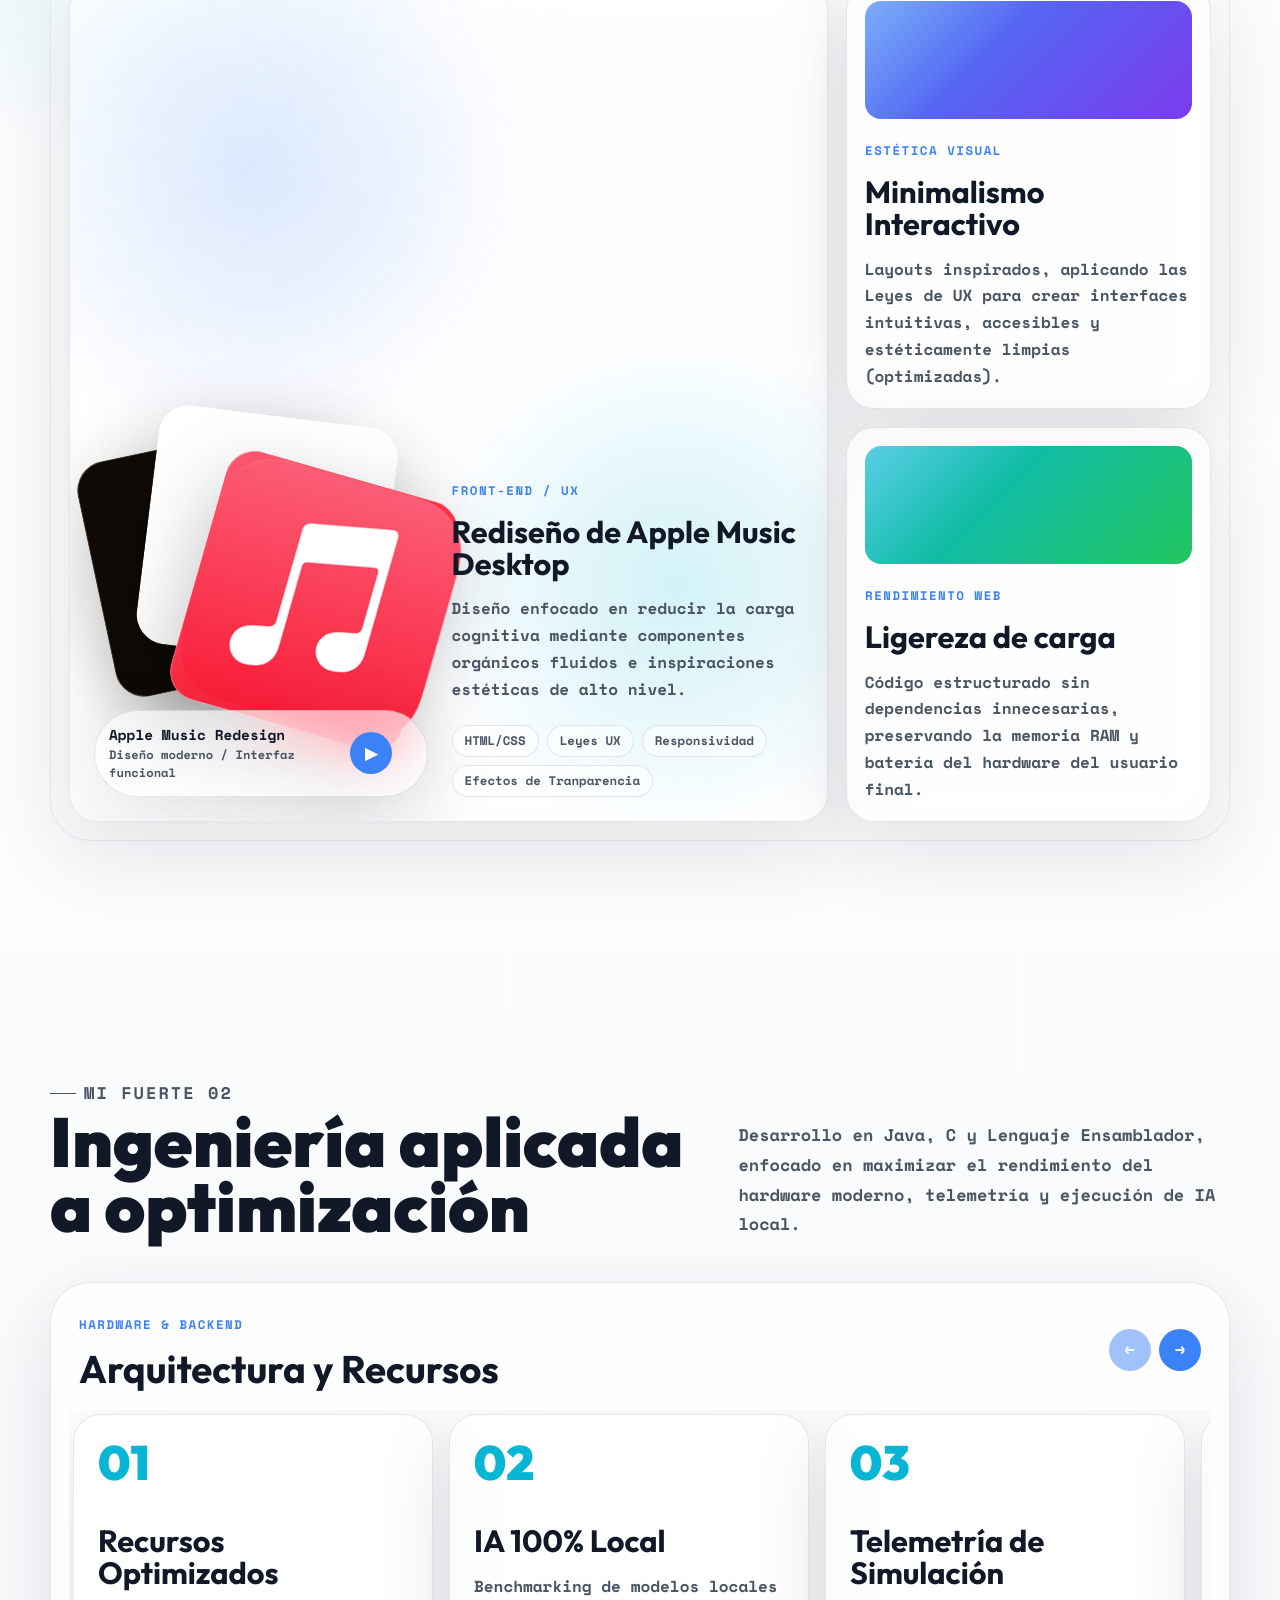
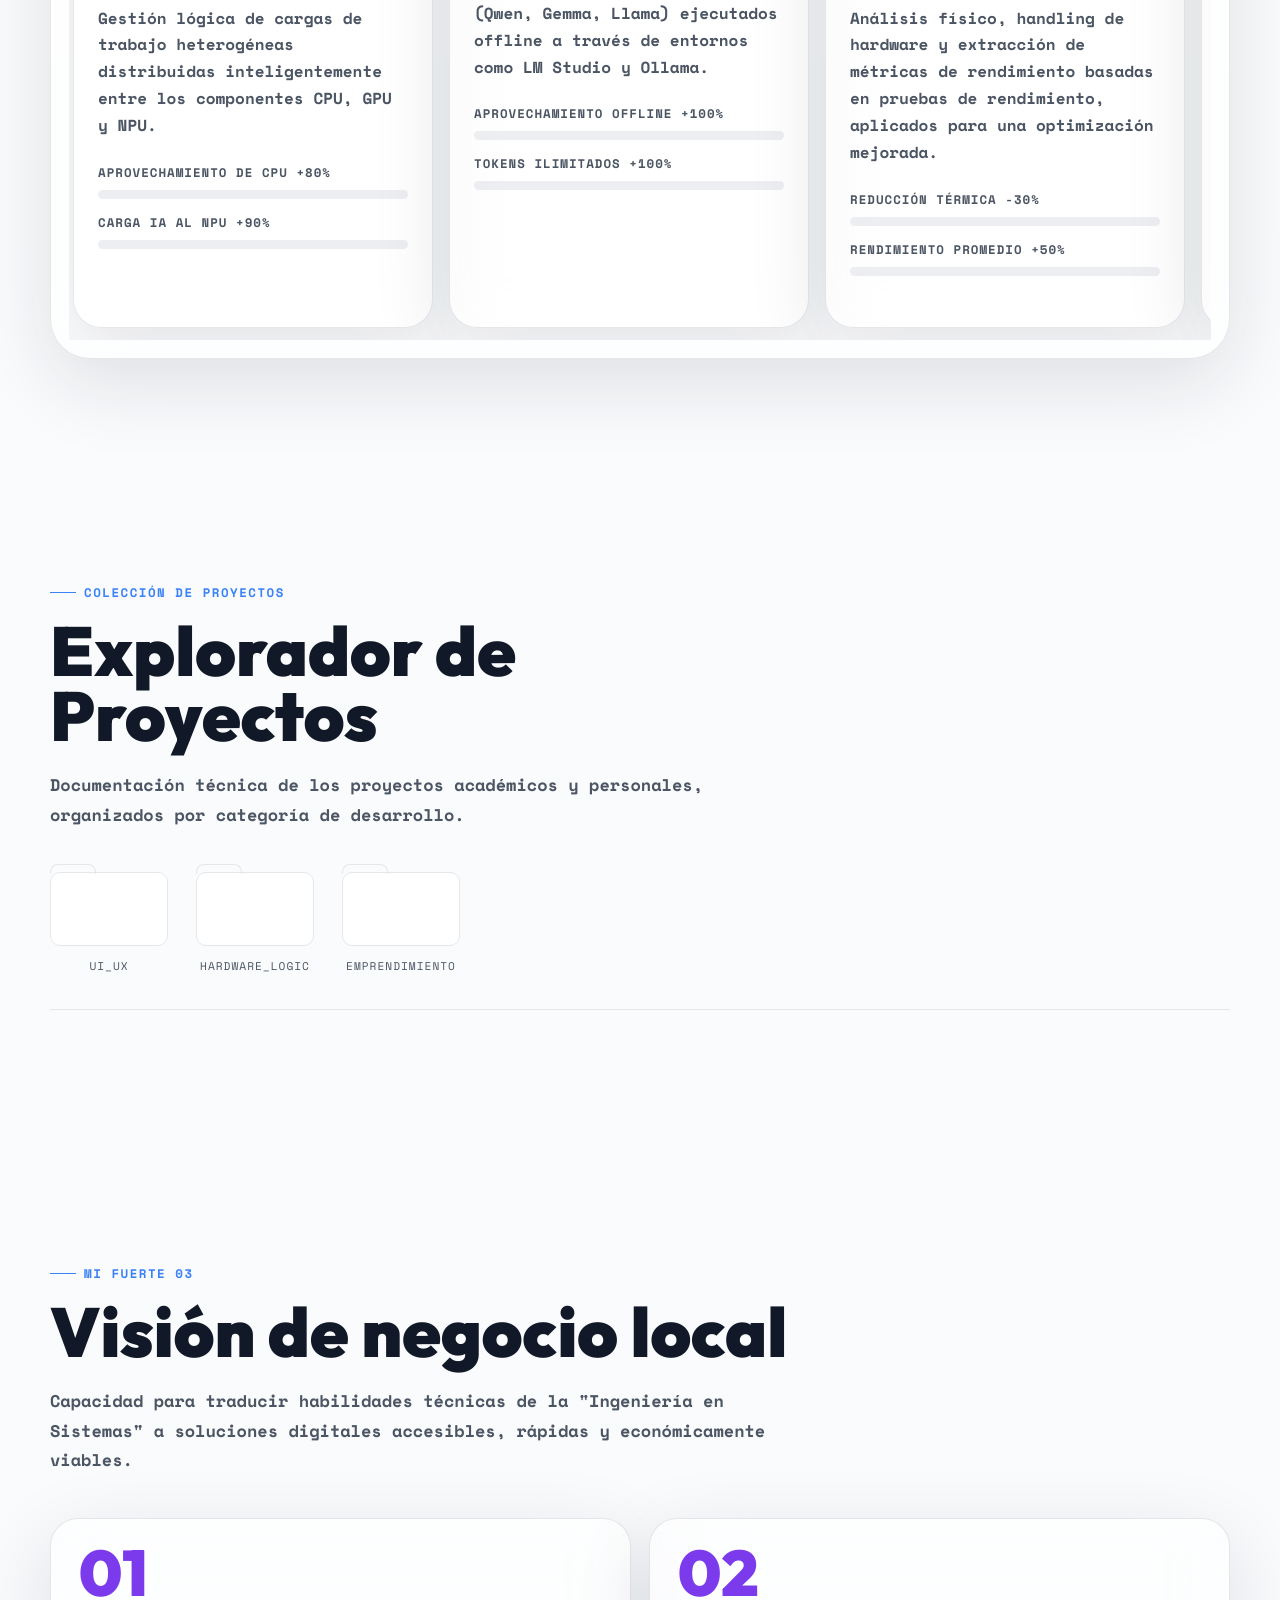
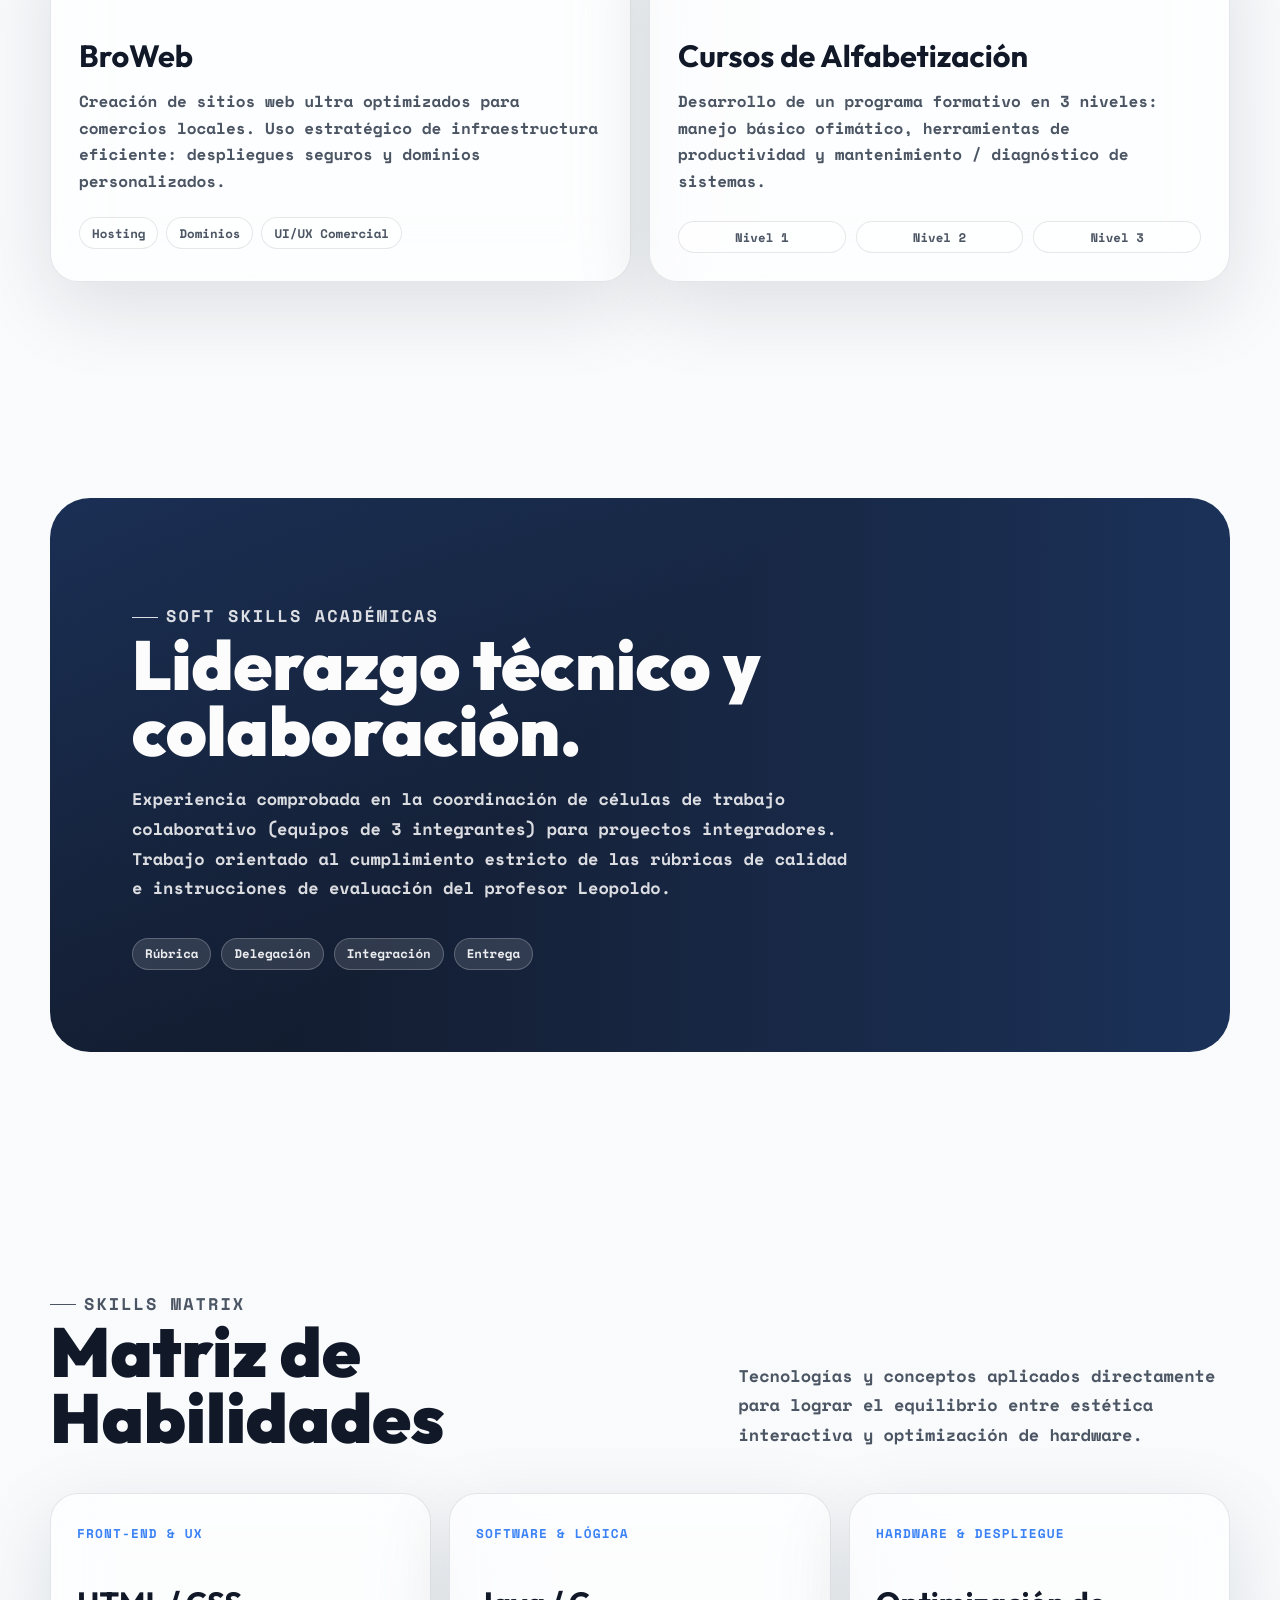
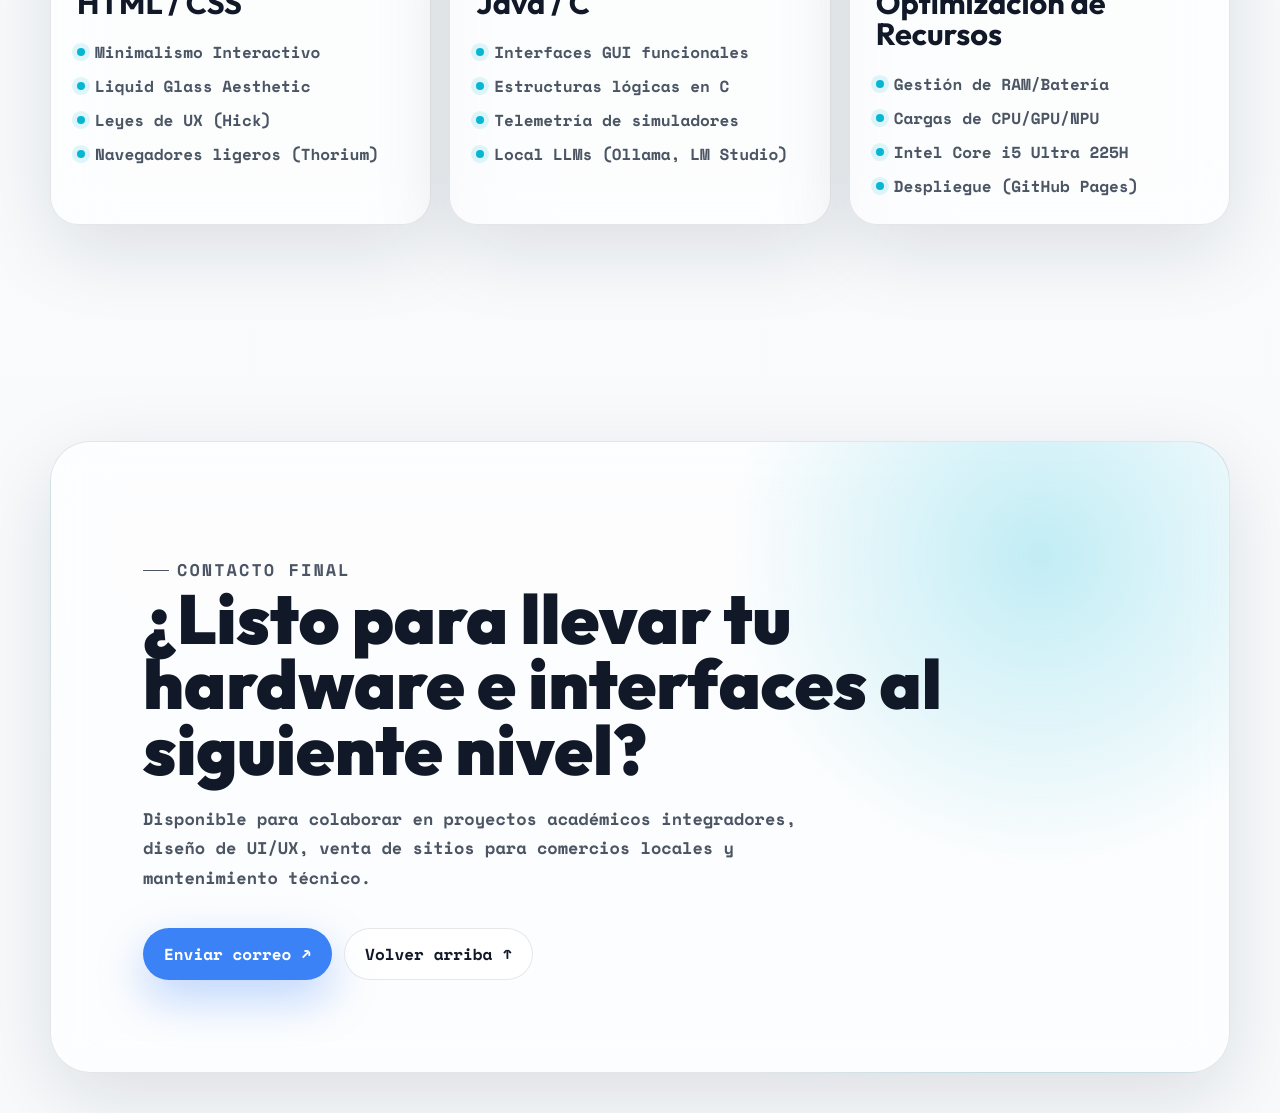
<file: index2.html>
<!doctype html>
<html lang="es" data-theme="dark">

<head>
  <meta charset="UTF-8" />
  <meta name="viewport" content="width=device-width, initial-scale=1.0" />
  <meta name="description"
    content="Portafolio digital de David Velasco, estudiante de Ingeniería en Sistemas en UPSLP enfocado en UI/UX, optimización de hardware y desarrollo lógico." />
  <title>David Velasco | Ingeniería en Sistemas</title>
  <link rel="preconnect" href="https://fonts.googleapis.com" />
  <link rel="preconnect" href="https://fonts.gstatic.com" crossorigin />
  <link
    href="https://fonts.googleapis.com/css2?family=Inter:wght@400;500;600;700;800;900&family=Manrope:wght@400;500;600;700;800&family=Outfit:wght@300;500;700;800&family=Space+Mono&display=swap"
    rel="stylesheet" />
  <link rel="stylesheet" href="./styles.css" />
</head>

<body>
  <div class="preloader" data-preloader aria-label="Cargando portafolio">
    <div class="preloader__shell">
      <div class="three-dots" aria-hidden="true">
        <span></span>
        <span></span>
        <span></span>
      </div>
      <p>Inicializando interfaz de sistema</p>
    </div>
  </div>

  <div class="ambient ambient--one"></div>
  <div class="ambient ambient--two"></div>
  <div class="ambient-grid" aria-hidden="true"></div>

  <header class="site-header" data-header>
    <a class="brand-mark" href="#top" aria-label="Inicio">
      <span class="brand-mark__glyph">DV</span>
      <span class="brand-mark__text">Velasco David</span>
    </a>

    <nav class="site-nav" aria-label="Navegacion principal">
      <a href="#experiencia"><span>*</span> ui/ux</a>
      <a href="#sistemas"><span>#</span> sistemas</a>
      <a href="#archivos"><span>/</span> proyectos</a>
      <a href="#negocio"><span>$</span> negocio</a>
      <a href="#contacto"><span>@</span> contacto</a>
    </nav>

    <button class="theme-toggle" type="button" data-theme-toggle aria-label="Cambiar tema">
      <span class="theme-toggle__track">
        <span class="theme-toggle__icon theme-toggle__icon--sun">☼</span>
        <span class="theme-toggle__icon theme-toggle__icon--moon">◐</span>
        <span class="theme-toggle__thumb"></span>
      </span>
    </button>
  </header>

  <main id="top">
    <section class="hero section-pad" aria-labelledby="hero-title">
      <div class="hero__content">
        <p class="eyebrow reveal slide-in">
          Portafolio / Ing. en Sistemas (UPSLP) / Velasco David
        </p>
        <h1 id="hero-title" class="hero__title reveal float-in">
          Si Lo Puedes Imaginar
          <span>Lo Puedes Programar</span>
        </h1>
        <p class="hero__tagline reveal fade-in">
          Estudiante de 3er cuatrimestre de Ingeniería en Tecnologías de la
          información enfocado en la intersección del diseño interactivo
          (UI/UX) y la optimización de procesamiento en software.
        </p>
        <div class="hero__actions reveal fade-in">
          <a class="btn btn--primary magnetic" href="#proyectos">
            <span>Explorar proyectos</span>
            <span aria-hidden="true">↘</span>
          </a>
          <a class="btn btn--ghost magnetic" href="#skills">
            <span>Ver matriz técnica</span>
            <span aria-hidden="true">⌘</span>
          </a>
        </div>
      </div>

      <aside class="hero-console glass-card reveal slide-in" aria-label="Resumen técnico">
        <div class="console-header">
          <span></span>
          <span></span>
          <span></span>
        </div>
        <pre><code>
const profile = {
  role: "Ing. en Sistemas UPSLP",
  method: ["UI/UX", "Lógica", "Optimización"],
  focus: "Hardware / Rendimiento",
  stack: {
    web: ["HTML", "CSS", "Liquid Glass"],
    software: ["Java", "C", "Local LLMs"],
    deploy: ["GitHub Pages", "Namecheap"]
  }
};
        </code></pre>
        <div class="console-metrics">
          <span>UI/UX</span>
          <span>Backend</span>
          <span>Hardware</span>
        </div>
      </aside>
    </section>

    <section id="experiencia" class="pillar section-pad" aria-labelledby="ux-title">
      <div class="section-heading reveal float-in">
        <p class="eyebrow">Mi Fuerte 01</p>
        <h2 id="ux-title">El diseñador de experiencias</h2>
        <p>
          Interfaces limpias, componentes legibles y microinteracciones que
          convierten informacion compleja en experiencias memorables para el usuario.
        </p>
      </div>

      <div id="proyectos" class="featured-grid common-region reveal fade-in">
        <article class="music-card glass-card liquid-card">
          <div class="music-card__visual">
            <div class="album-stack">
              <div class="album album--one"> </div>
              <div class="album album--two"></div>
              <div class="album album--three"> <img src="ApMLogo.png"></div>
            </div>
            <div class="music-player glass-card">
              <div>
                <strong>Apple Music Redesign</strong>
                <span>Diseño moderno / Interfaz funcional</span>
              </div>
              <a class="btn" href="https://velascoddavid.github.io/proyecTopicos/index.html"><button type="button" aria-label="Reproducir demo">▶</button></a>
            </div>
          </div>
          <div class="project-copy">
            <span class="project-kicker">Front-End / UX</span>
            <h3>Rediseño de  Apple Music Desktop</h3>
            <p>
              Diseño enfocado en reducir la carga cognitiva mediante componentes 
              orgánicos fluidos e inspiraciones estéticas de alto nivel. 
            </p>
            <div class="tag-row" aria-label="Tecnologías usadas">
              <span>HTML/CSS</span>
              <span>Leyes UX</span>
              <span>Responsividad</span>
              <span>Efectos de Tranparencia</span>
            </div>
          </div>
        </article>

        <article class="compact-card glass-card zoom-card">
          <div class="compact-card__media media-gradient--blue"></div>
          <div>
            <span class="project-kicker">Estética visual</span>
            <h3>Minimalismo Interactivo</h3>
            <p>
              Layouts inspirados, aplicando las Leyes de UX
              para crear interfaces intuitivas, accesibles y estéticamente
              limpias (optimizadas).
            </p>
          </div>
        </article>

        <article class="compact-card glass-card zoom-card">
          <div class="compact-card__media media-gradient--cyan"></div>
          <div>
            <span class="project-kicker">Rendimiento web</span>
            <h3>Ligereza de carga</h3>
            <p>
              Código estructurado sin dependencias innecesarias, preservando
              la memoria RAM y batería del hardware del usuario final.
            </p>
          </div>
        </article>
      </div>
    </section>

    <section id="sistemas" class="pillar section-pad" aria-labelledby="systems-title">
      <div class="split-heading reveal slide-in">
        <div>
          <p class="eyebrow">Mi Fuerte 02</p>
          <h2 id="systems-title">Ingeniería aplicada a optimización</h2>
        </div>
        <p>
          Desarrollo en Java, C y Lenguaje Ensamblador, enfocado en maximizar el rendimiento del
          hardware moderno, telemetría y ejecución de IA local.
        </p>
      </div>

      <div class="slider-shell glass-card reveal fade-in" data-slider>
        <div class="slider-toolbar">
          <div>
            <span class="project-kicker">Hardware & Backend</span>
            <h3>Arquitectura y Recursos</h3>
          </div>
          <div class="slider-controls">
            <button type="button" class="icon-btn" data-prev aria-label="Proyecto anterior">
              ←
            </button>
            <button type="button" class="icon-btn" data-next aria-label="Proyecto siguiente">
              →
            </button>
          </div>
        </div>

        <div class="slider-viewport">
          <div class="slider-track" data-slider-track>
            <article class="system-card glass-card">
              <span class="system-card__index">01</span>
              <h4>Recursos Optimizados</h4>
              <p>
                Gestión lógica de cargas de trabajo heterogéneas distribuidas
                inteligentemente entre los componentes CPU, GPU y NPU.
              </p>
              <div class="metric-list">
                <div class="metric" style="--value: 80%">
                  <span>Aprovechamiento de CPU +80%</span>
                  <i></i>
                </div>
                <div class="metric" style="--value: 90%">
                  <span>Carga IA al NPU +90%</span>
                  <i></i>
                </div>
              </div>
            </article>

            <article class="system-card glass-card">
              <span class="system-card__index">02</span>
              <h4>IA 100% Local </h4>
              <p>
                Benchmarking de modelos locales (Qwen, Gemma, Llama)
                ejecutados offline a través de entornos como LM Studio y
                Ollama.
              </p>
              <div class="metric-list">
                <div class="metric" style="--value: 100%">
                  <span>Aprovechamiento Offline +100%</span>
                  <i></i>
                </div>
                <div class="metric" style="--value: 100%">
                  <span>Tokens Ilimitados +100%</span>
                  <i></i>
                </div>
              </div>
            </article>

            <article class="system-card glass-card">
              <span class="system-card__index">03</span>
              <h4>Telemetría de Simulación</h4>
              <p>
                Análisis físico, handling de hardware y extracción de métricas de
                rendimiento basadas en pruebas de rendimiento, aplicados para una optimización mejorada.
              </p>
              <div class="metric-list">
                <div class="metric" style="--value: 30%">
                  <span>Reducción térmica -30%</span>
                  <i></i>
                </div>
                <div class="metric" style="--value: 50%">
                  <span>Rendimiento promedio +50%</span>
                  <i></i>
                </div>
              </div>
            </article>

            <article class="system-card glass-card">
              <span class="system-card__index">04</span>
              <h4>Lógica Aplicada (Java/C)</h4>
              <p>
                Desarrollo de interfaces funcionales en Java, programas
                estructurales en C y configuracion en Lenguaje Esamblador
                para el entendimiento del manejo de memoria
                a bajo nivel.
              </p>
              <div class="metric-list">
                <div class="metric" style="--value: 78%">
                  <span>Estructura Lógica </span>
                  <i></i>
                </div>
                <div class="metric" style="--value: 89%">
                  <span>Gestión de Memoria</span>
                  <i></i>
                </div>
              </div>
            </article>
          </div>
        </div>
      </div>
    </section>

    <section id="archivos" class="files section-pad" aria-labelledby="files-title">
      <div class="section-heading reveal float-in">
        <p class="eyebrow">Colección de Proyectos</p>
        <h2 id="files-title">Explorador de Proyectos</h2>
        <p>
          Documentación técnica de los proyectos académicos y personales, 
          organizados por categoría de desarrollo.
        </p>
      </div>

      <div class="files-toolbar">
        <div class="folder-row" role="tablist" aria-label="Carpetas de proyectos">
          <div class="folder" data-folder="frontend" tabindex="0" role="tab" aria-selected="false">
            <div class="folder__icon"></div>
            <span class="folder__name scramble-text" data-text="UI_UX">UI_UX</span>
          </div>
          <div class="folder" data-folder="backend" tabindex="0" role="tab" aria-selected="false">
            <div class="folder__icon"></div>
            <span class="folder__name scramble-text" data-text="HARDWARE_LOGIC">HARDWARE_LOGIC</span>
          </div>
          <div class="folder" data-folder="otros" tabindex="0" role="tab" aria-selected="false">
            <div class="folder__icon"></div>
            <span class="folder__name scramble-text" data-text="EMPRENDIMIENTO">EMPRENDIMIENTO</span>
          </div>
        </div>

        <button type="button" class="folder-exit" data-folder-exit>
          <svg viewBox="0 0 24 24" fill="none" stroke="currentColor" stroke-width="2">
            <path d="M18 6L6 18M6 6l12 12" />
          </svg>
          <span>Cerrar directorio</span>
        </button>
      </div>

      <div class="work-list" data-work-list="frontend">
        <div class="work-item" data-title="Apple Music Redesign" data-src="appleM.pdf">
          <div class="work-item__head">
            <h4 class="scramble-text" data-text="APPLE_MUSIC_UI.PDF">
              APPLE_MUSIC_UI.PDF
            </h4>
            <svg viewBox="0 0 24 24" fill="none" stroke="currentColor" stroke-width="1.6">
              <path d="M14 2H6a2 2 0 0 0-2 2v16a2 2 0 0 0 2 2h12a2 2 0 0 0 2-2V8z" />
              <polyline points="14 2 14 8 20 8" />
              <line x1="16" y1="13" x2="8" y2="13" />
              <line x1="16" y1="17" x2="8" y2="17" />
            </svg>
          </div>
          <p>
            Rediseño aplicando estética, efectos Liquid Glass, tarjetas translúcidas y optimización.
          </p>
        </div>

        <div class="work-item" data-title="Minimalismo Interactivo" data-src="proyectos/minimalismo.pdf">
          <div class="work-item__head">
            <h4 class="scramble-text" data-text="LEYES_UX_DOC.PDF">
              LEYES_UX_DOC.PDF
            </h4>
            <svg viewBox="0 0 24 24" fill="none" stroke="currentColor" stroke-width="1.6">
              <path d="M14 2H6a2 2 0 0 0-2 2v16a2 2 0 0 0 2 2h12a2 2 0 0 0 2-2V8z" />
              <polyline points="14 2 14 8 20 8" />
            </svg>
          </div>
          <p>
            Análisis y aplicación de leyes de UX en proyectos y portafolios digitales.
          </p>
        </div>
        
        <div class="work-item" data-title="Minimalismo Interactivo" data-src="proyectos/minimalismo.pdf">
          <div class="work-item__head">
            <h4 class="scramble-text" data-text="DISEÑO_NHL.PDF">
              DISEÑO_NHL.PDF
            </h4>
            <svg viewBox="0 0 24 24" fill="none" stroke="currentColor" stroke-width="1.6">
              <path d="M14 2H6a2 2 0 0 0-2 2v16a2 2 0 0 0 2 2h12a2 2 0 0 0 2-2V8z" />
              <polyline points="14 2 14 8 20 8" />
            </svg>
          </div>
          <p>
            Practica de creación de diseño express, sobre el rediseño de la interfaz de NHL.com, aplicando principios de UI y optimización de carga (Sprint Design).
          </p>
        </div>
      </div>

      <div class="work-list" data-work-list="backend">
        <div class="work-item" data-title="Resource Optimizer" data-src="proyectos/resource-optimizer.pdf">
          <div class="work-item__head">
            <h4 class="scramble-text" data-text="RESOURCE_OPTIMIZER.PDF">
              RESOURCE_OPTIMIZER.PDF
            </h4>
            <svg viewBox="0 0 24 24" fill="none" stroke="currentColor" stroke-width="1.6">
              <path d="M14 2H6a2 2 0 0 0-2 2v16a2 2 0 0 0 2 2h12a2 2 0 0 0 2-2V8z" />
              <polyline points="14 2 14 8 20 8" />
            </svg>
          </div>
          <p>
            Gestión de cargas heterogéneas para el Intel Core i5 Ultra 225H.
          </p>
        </div>

        <div class="work-item" data-title="Evaluación IA Local" data-src="proyectos/ia-local.pdf">
          <div class="work-item__head">
            <h4 class="scramble-text" data-text="LLMS_OFFLINE_BENCH.PDF">
              LLMS_OFFLINE_BENCH.PDF
            </h4>
            <svg viewBox="0 0 24 24" fill="none" stroke="currentColor" stroke-width="1.6">
              <path d="M14 2H6a2 2 0 0 0-2 2v16a2 2 0 0 0 2 2h12a2 2 0 0 0 2-2V8z" />
              <polyline points="14 2 14 8 20 8" />
            </svg>
          </div>
          <p>
            Rendimiento de modelos Qwen, Gemma y Llama en LM Studio y Ollama.
          </p>
        </div>

        <div class="work-item" data-title="Programación en C/Java" data-src="proyectos/c-java.pdf">
          <div class="work-item__head">
            <h4 class="scramble-text" data-text="C_JAVA_STRUCTURES.PDF">
              C_JAVA_STRUCTURES.PDF
            </h4>
            <svg viewBox="0 0 24 24" fill="none" stroke="currentColor" stroke-width="1.6">
              <path d="M14 2H6a2 2 0 0 0-2 2v16a2 2 0 0 0 2 2h12a2 2 0 0 0 2-2V8z" />
              <polyline points="14 2 14 8 20 8" />
            </svg>
          </div>
          <p>
            Desarrollo de interfaces gráficas y programas lógicos
            estructurados.
          </p>
        </div>
      </div>

      <div class="work-list" data-work-list="otros">
        <div class="work-item" data-title="BroWeb / El BroDesigner" data-src="proyectos/broweb.pdf">
          <div class="work-item__head">
            <h4 class="scramble-text" data-text="BROWEB_BUSINESS.PDF">
              BROWEB_BUSINESS.PDF
            </h4>
            <svg viewBox="0 0 24 24" fill="none" stroke="currentColor" stroke-width="1.6">
              <path d="M14 2H6a2 2 0 0 0-2 2v16a2 2 0 0 0 2 2h12a2 2 0 0 0 2-2V8z" />
              <polyline points="14 2 14 8 20 8" />
            </svg>
          </div>
          <p>
            Modelo de venta de sitios web para negocios locales mediante
            GitHub Pages.
          </p>
        </div>

        <div class="work-item" data-title="Alfabetización Digital" data-src="proyectos/alfabetizacion.pdf">
          <div class="work-item__head">
            <h4 class="scramble-text" data-text="CURSO_3_NIVELES.PDF">
              CURSO_3_NIVELES.PDF
            </h4>
            <svg viewBox="0 0 24 24" fill="none" stroke="currentColor" stroke-width="1.6">
              <path d="M14 2H6a2 2 0 0 0-2 2v16a2 2 0 0 0 2 2h12a2 2 0 0 0 2-2V8z" />
              <polyline points="14 2 14 8 20 8" />
            </svg>
          </div>
          <p>
            Estructuración de curso formativo de mantenimiento técnico en tres
            niveles.
          </p>
        </div>
      </div>

      <div id="file-viewer">
        <div class="os-window">
          <div class="os-window__header">
            <div class="os-window__controls">
              <div class="os-btn os-btn--close" data-viewer-close title="Cerrar ventana">
                <svg viewBox="0 0 24 24">
                  <path d="M18 6L6 18M6 6l12 12" />
                </svg>
              </div>
              <div class="os-btn os-btn--download" data-viewer-download title="Descargar documento">
                <svg viewBox="0 0 24 24">
                  <path d="M12 5v14m0 0l-4-4m4 4l4-4" />
                </svg>
              </div>
              <div class="os-btn os-btn--open" data-viewer-open title="Abrir en nueva pestaña">
                <svg viewBox="0 0 24 24">
                  <path d="M7 17L17 7m0 0H9m8 0v8" />
                </svg>
              </div>
            </div>
            <span class="os-window__title scramble-text" id="viewer-title" data-text="visor.exe">visor.exe</span>
            <div style="width: 40px"></div>
          </div>
          <iframe class="os-window__iframe" id="viewer-iframe" src=""></iframe>
        </div>
      </div>
    </section>

    <section id="negocio" class="business section-pad" aria-labelledby="business-title">
      <div class="section-heading reveal float-in">
        <p class="eyebrow">Mi Fuerte 03</p>
        <h2 id="business-title">Visión de negocio local</h2>
        <p>
          Capacidad para traducir habilidades técnicas de la "Ingeniería en
          Sistemas" a soluciones digitales accesibles, rápidas y económicamente
          viables.
        </p>
      </div>

      <div class="business-grid">
        <article class="business-card glass-card reveal fade-in">
          <span class="business-card__number">01</span>
          <h3>BroWeb</h3>
          <p>
            Creación de sitios web ultra optimizados para comercios locales.
            Uso estratégico de infraestructura eficiente: despliegues seguros
            y dominios personalizados.
          </p>
          <div class="business-card__footer">
            <span>Hosting</span>
            <span>Dominios</span>
            <span>UI/UX Comercial</span>
          </div>
        </article>

        <article class="business-card glass-card reveal fade-in">
          <span class="business-card__number">02</span>
          <h3>Cursos de Alfabetización</h3>
          <p>
            Desarrollo de un programa formativo en 3 niveles: manejo básico
            ofimático, herramientas de productividad y mantenimiento /
            diagnóstico de sistemas.
          </p>
          <div class="level-map" aria-label="Niveles del curso">
            <span>Nivel 1</span>
            <span>Nivel 2</span>
            <span>Nivel 3</span>
          </div>
        </article>
        <!--
        <article class="business-card business-card--wide glass-card reveal slide-in">
          <span class="business-card__number">03</span>
          <h3>Impacto Tecnológico Comunitario</h3>
          <p>
            Diseñar no solo para la máquina, sino para la comunidad.
            Estructuración del conocimiento técnico de forma didáctica para
            usuarios de todos los niveles.
          </p>
        </article> -->
      </div>
    </section>

    <section class="team section-pad" aria-labelledby="team-title">
      <div class="team-panel reveal float-in">
        <p class="eyebrow">Soft skills académicas</p>
        <h2 id="team-title">Liderazgo técnico y colaboración.</h2>
        <p>
          Experiencia comprobada en la coordinación de células de trabajo
          colaborativo (equipos de 3 integrantes) para proyectos integradores.
          Trabajo orientado al cumplimiento estricto de las rúbricas de
          calidad e instrucciones de evaluación del profesor Leopoldo.
        </p>
        <div class="team-strip" aria-label="Flujo de colaboracion">
          <span>Rúbrica</span>
          <span>Delegación</span>
          <span>Integración</span>
          <span>Entrega</span>
        </div>
      </div>
    </section>

    <section id="skills" class="skills section-pad" aria-labelledby="skills-title">
      <div class="split-heading reveal slide-in">
        <div>
          <p class="eyebrow">Skills Matrix</p>
          <h2 id="skills-title">Matriz de Habilidades</h2>
        </div>
        <p>
          Tecnologías y conceptos aplicados directamente para lograr el
          equilibrio entre estética interactiva y optimización de hardware.
        </p>
      </div>

      <div class="skills-matrix reveal fade-in">
        <article class="skill-column glass-card">
          <span class="skill-column__tag">Front-End & UX</span>
          <h3>HTML / CSS</h3>
          <ul>
            <li>Minimalismo Interactivo</li>
            <li>Liquid Glass Aesthetic</li>
            <li>Leyes de UX (Hick)</li>
            <li>Navegadores ligeros (Thorium)</li>
          </ul>
        </article>

        <article class="skill-column glass-card">
          <span class="skill-column__tag">Software & Lógica</span>
          <h3>Java / C</h3>
          <ul>
            <li>Interfaces GUI funcionales</li>
            <li>Estructuras lógicas en C</li>
            <li>Telemetría de simuladores</li>
            <li>Local LLMs (Ollama, LM Studio)</li>
          </ul>
        </article>

        <article class="skill-column glass-card">
          <span class="skill-column__tag">Hardware & Despliegue</span>
          <h3>Optimización de Recursos</h3>
          <ul>
            <li>Gestión de RAM/Batería</li>
            <li>Cargas de CPU/GPU/NPU</li>
            <li>Intel Core i5 Ultra 225H</li>
            <li>Despliegue (GitHub Pages)</li>
          </ul>
        </article>
      </div>
    </section>

    <section id="contacto" class="contact section-pad" aria-labelledby="contact-title">
      <div class="contact-card glass-card reveal float-in">
        <p class="eyebrow">Contacto final</p>
        <h2 id="contact-title">
          ¿Listo para llevar tu hardware e interfaces al siguiente nivel?
        </h2>
        <p>
          Disponible para colaborar en proyectos académicos integradores,
          diseño de UI/UX, venta de sitios para comercios locales y
          mantenimiento técnico.
        </p>
        <div class="contact-actions">
          <a class="btn btn--primary magnetic" href="mailto:contacto@velascodavid.com">
            <span>Enviar correo</span>
            <span aria-hidden="true">↗</span>
          </a>
          <a class="btn btn--ghost magnetic" href="#top">
            <span>Volver arriba</span>
            <span aria-hidden="true">↑</span>
          </a>
        </div>
      </div>
    </section>
  </main>

  <script src="./script.js"></script>
</body>

</html>
</file>
<file: styles.css>
:root {
  color-scheme: light dark;
  --bg-main: #fcfcfd;
  --bg-surface: #ffffff;
  --bg-surface-sec: #f8fafc;
  --bg-surface-elevated: #ffffff;
  --bg-hover: #f3f4f6;
  --bg-active: #eff6ff;
  --text-main: #111827;
  --text-sec: #4b5563;
  --text-disabled: #9ca3af;
  --border-color: #e5e7eb;
  --color-primary: #3b82f6;
  --color-primary-hover: #2563eb;
  --color-primary-pressed: #1d4ed8;
  --color-secondary: #06b6d4;
  --color-accent: #7c3aed;
  --color-success: #22c55e;
  --color-warning: #f59e0b;
  --color-error: #ef4444;
  --color-info: #0ea5e9;
  --glass-bg: rgba(255, 255, 255, 0.62);
  --glass-strong: rgba(255, 255, 255, 0.4);
  --glass-border: rgba(17, 24, 39, 0.1);
  --shadow-soft: 0 24px 80px rgba(15, 23, 42, 0.12);
  --shadow-hover: 0 32px 100px rgba(59, 130, 246, 0.2);
  --radius-sm: 8px;
  --radius-md: 16px;
  --radius-lg: 28px;
  --radius-xl: 40px;
  --font-display: "Outfit", "Inter", "Arial", sans-serif;
  --font-body: "Space Mono", "SFMono-Regular", sans-serif;
  --font-mono: "Space Mono", "SFMono-Regular", Consolas, monospace;
  --max-width: 1180px;
  --header-height: 76px;
  --ease-out: cubic-bezier(0.16, 1, 0.3, 1);
}

html[data-theme="dark"] {
  --bg-main: #0f1117;
  --bg-surface: #151a23;
  --bg-surface-sec: #111827;
  --bg-surface-elevated: #1c2333;
  --bg-hover: #273247;
  --bg-active: #23314d;
  --text-main: #f9fafb;
  --text-sec: #cbd5e1;
  --text-disabled: #94a3b8;
  --border-color: #2e3748;
  --color-primary-hover: #60a5fa;
  --color-primary-pressed: #2563eb;
  --glass-bg: rgba(21, 26, 35, 0.58);
  --glass-strong: rgba(28, 35, 51, 0.82);
  --glass-border: rgba(255, 255, 255, 0.12);
  --shadow-soft: 0 26px 90px rgba(0, 0, 0, 0.28);
  --shadow-hover: 0 36px 100px rgba(6, 182, 212, 0.18);
}

* {
  box-sizing: border-box;
}

html {
  scroll-behavior: smooth;
}

body {
  min-width: 320px;
  margin: 0;
  overflow-x: hidden;
  background:
    radial-gradient(
      circle at 12% 18%,
      color-mix(in srgb, var(--color-secondary) 18%, transparent),
      transparent 26rem
    ),
    radial-gradient(
      circle at 88% 8%,
      color-mix(in srgb, var(--color-accent) 16%, transparent),
      transparent 28rem
    ),
    linear-gradient(180deg, var(--bg-main), var(--bg-surface-sec));
  color: var(--text-main);
  font-family: var(--font-body);
  text-rendering: geometricPrecision;
}

body.is-loading {
  overflow: hidden;
}

a {
  color: inherit;
  text-decoration: none;
}

button {
  font: inherit;
}

::selection {
  background: color-mix(in srgb, var(--color-primary) 32%, transparent);
}

.preloader {
  position: fixed;
  inset: 0;
  z-index: 1000;
  display: grid;
  place-items: center;
  background: var(--bg-main);
  transition:
    opacity 420ms var(--ease-out),
    visibility 420ms var(--ease-out);
}

.preloader.is-hidden {
  visibility: hidden;
  opacity: 0;
}

.preloader__shell {
  display: grid;
  gap: 18px;
  justify-items: center;
  padding: 32px;
  border: 1px solid var(--glass-border);
  border-radius: var(--radius-lg);
  background: var(--glass-bg);
  box-shadow: var(--shadow-soft);
  backdrop-filter: blur(22px);
}

.preloader__shell p {
  margin: 0;
  color: var(--text-sec);
  font-size: 0.82rem;
  font-weight: 800;
  letter-spacing: 0.08em;
  text-transform: uppercase;
}

.three-dots {
  display: flex;
  gap: 10px;
}

.three-dots span {
  width: 14px;
  height: 14px;
  border-radius: 50%;
  background: linear-gradient(
    135deg,
    var(--color-primary),
    var(--color-secondary)
  );
  animation: dotPulse 720ms ease-in-out infinite alternate;
}

.three-dots span:nth-child(2) {
  animation-delay: 120ms;
}

.three-dots span:nth-child(3) {
  animation-delay: 240ms;
}

.ambient,
.ambient-grid {
  pointer-events: none;
  position: fixed;
  z-index: -2;
}

.ambient {
  width: 34rem;
  height: 34rem;
  border-radius: 50%;
  opacity: 0.18;
  filter: blur(26px);
}

.ambient--one {
  top: 12%;
  left: -12rem;
  background: var(--color-primary);
}

.ambient--two {
  right: -14rem;
  bottom: 5%;
  background: var(--color-secondary);
}

.ambient-grid {
  inset: 0;
  z-index: -3;
  background-image:
    linear-gradient(
      color-mix(in srgb, var(--border-color) 48%, transparent) 1px,
      transparent 1px
    ),
    linear-gradient(
      90deg,
      color-mix(in srgb, var(--border-color) 48%, transparent) 1px,
      transparent 1px
    );
  background-size: 72px 72px;
  mask-image: linear-gradient(to bottom, rgba(0, 0, 0, 0.58), transparent 72%);
}

.site-header {
  position: sticky;
  top: 14px;
  z-index: 100;
  display: flex;
  width: min(calc(100% - 28px), var(--max-width));
  height: var(--header-height);
  align-items: center;
  justify-content: space-between;
  gap: 18px;
  margin: 14px auto 0;
  padding: 12px 14px;
  border: 1px solid var(--glass-border);
  border-radius: 999px;
  background: color-mix(in srgb, var(--glass-bg) 88%, transparent);
  box-shadow: 0 20px 70px rgba(0, 0, 0, 0.08);
  backdrop-filter: blur(22px) saturate(140%);
}

.brand-mark {
  display: inline-flex;
  min-width: 0;
  align-items: center;
  gap: 12px;
  font-weight: 800;
}

.brand-mark__glyph {
  display: grid;
  width: 42px;
  height: 42px;
  place-items: center;
  border-radius: 50%;
  background: linear-gradient(
    135deg,
    var(--color-primary),
    var(--color-accent)
  );
  color: white;
  font-family: var(--font-display);
  font-size: 0.85rem;
}

.brand-mark__text {
  color: var(--text-main);
  font-size: 0.9rem;
}

.site-nav {
  display: flex;
  align-items: center;
  gap: 8px;
  padding: 6px;
  border: 1px solid var(--glass-border);
  border-radius: 999px;
  background: color-mix(in srgb, var(--bg-surface) 66%, transparent);
}

.site-nav a {
  display: inline-flex;
  min-height: 38px;
  align-items: center;
  gap: 7px;
  padding: 0 14px;
  border-radius: 999px;
  color: var(--text-sec);
  font-size: 0.84rem;
  font-weight: 800;
  transition:
    background 180ms ease,
    color 180ms ease,
    transform 180ms ease;
}

.site-nav a:hover {
  background: var(--bg-hover);
  color: var(--text-main);
  transform: translateY(-1px);
}

.site-nav span {
  color: var(--color-primary);
}

.theme-toggle {
  display: inline-flex;
  border: 0;
  background: transparent;
  cursor: pointer;
}

.theme-toggle__track {
  position: relative;
  display: flex;
  width: 74px;
  height: 42px;
  align-items: center;
  justify-content: space-between;
  padding: 0 12px;
  border: 1px solid var(--glass-border);
  border-radius: 999px;
  background: var(--bg-surface);
}

.theme-toggle__icon {
  position: relative;
  z-index: 2;
  color: var(--text-sec);
  font-weight: 900;
}

.theme-toggle__thumb {
  position: absolute;
  top: 4px;
  left: 4px;
  width: 32px;
  height: 32px;
  border-radius: 50%;
  background: linear-gradient(
    135deg,
    var(--color-primary),
    var(--color-secondary)
  );
  box-shadow: 0 10px 26px rgba(59, 130, 246, 0.32);
  transition: transform 260ms var(--ease-out);
}

html[data-theme="dark"] .theme-toggle__thumb {
  transform: translateX(32px);
}

.section-pad {
  width: min(calc(100% - 32px), var(--max-width));
  margin: 0 auto;
  padding: 108px 0;
}

.hero {
  display: grid;
  min-height: calc(100vh - var(--header-height) - 14px);
  grid-template-columns: minmax(0, 1.12fr) minmax(320px, 0.58fr);
  align-items: center;
  gap: 52px;
  padding-top: 72px;
}

.eyebrow,
.project-kicker {
  display: inline-flex;
  align-items: center;
  gap: 8px;
  margin: 0 0 16px;
  color: var(--color-primary);
  font-size: 0.78rem;
  font-weight: 900;
  letter-spacing: 0.12em;
  text-transform: uppercase;
}

.eyebrow::before {
  content: "";
  width: 26px;
  height: 1px;
  background: currentColor;
}

.hero__title {
  max-width: 920px;
  margin: 0;
  font-family: var(--font-display);
  font-size: clamp(3rem, 10vw, 8rem);
  font-weight: 900;
  letter-spacing: 0;
  line-height: 0.86;
}

.hero__title span {
  display: block;
  color: transparent;
  -webkit-text-stroke: 1.4px
    color-mix(in srgb, var(--text-main) 78%, transparent);
}

.hero__tagline {
  max-width: 760px;
  font-family: var(--font-mono);
  margin: 32px 0 0;
  color: var(--text-sec);
  font-size: clamp(1.1rem, 2vw, 1.45rem);
  font-weight: 600;
  line-height: 1.58;
}

.hero__actions,
.contact-actions {
  display: flex;
  flex-wrap: wrap;
  gap: 12px;
  margin-top: 34px;
}

.btn {
  display: inline-flex;
  min-height: 52px;
  align-items: center;
  justify-content: center;
  gap: 10px;
  padding: 0 20px;
  border: 1px solid transparent;
  border-radius: 999px;
  font-weight: 900;
  transition:
    transform 180ms ease,
    background 180ms ease,
    box-shadow 180ms ease,
    border-color 180ms ease;
}

.btn:hover {
  transform: translateY(-2px);
}

.btn:active {
  transform: translateY(0) scale(0.98);
}

.btn--primary {
  background: var(--color-primary);
  color: white;
  box-shadow: 0 18px 46px
    color-mix(in srgb, var(--color-primary) 34%, transparent);
}

.btn--primary:hover {
  background: var(--color-primary-hover);
}

.btn--ghost {
  border-color: var(--glass-border);
  background: var(--glass-bg);
  color: var(--text-main);
  backdrop-filter: blur(18px);
}

.glass-card {
  border: 1px solid var(--glass-border);
  background: var(--glass-bg);
  box-shadow: var(--shadow-soft);
  backdrop-filter: blur(24px) saturate(150%);
}

.hero-console {
  overflow: hidden;
  border-radius: var(--radius-lg);
}

.console-header {
  display: flex;
  gap: 8px;
  padding: 16px;
  border-bottom: 1px solid var(--glass-border);
}

.console-header span {
  width: 12px;
  height: 12px;
  border-radius: 50%;
  background: var(--color-error);
}

.console-header span:nth-child(2) {
  background: var(--color-warning);
}

.console-header span:nth-child(3) {
  background: var(--color-success);
}

.hero-console pre {
  margin: 0;
  padding: 24px;
  overflow: auto;
  color: var(--text-sec);
  font-family: "SFMono-Regular", Consolas, monospace;
  font-size: 0.86rem;
  line-height: 1.75;
}

.console-metrics {
  display: grid;
  grid-template-columns: repeat(3, 1fr);
  border-top: 1px solid var(--glass-border);
}

.console-metrics span {
  padding: 16px 12px;
  color: var(--text-sec);
  font-size: 0.78rem;
  font-weight: 900;
  text-align: center;
}

.console-metrics span + span {
  border-left: 1px solid var(--glass-border);
}

.section-heading {
  max-width: 780px;
  margin-bottom: 42px;
}

.section-heading h2,
.split-heading h2,
.team-panel h2,
.contact-card h2 {
  margin: 0;
  font-family: var(--font-display);
  font-size: clamp(2.4rem, 5.4vw, 5.5rem);
  font-weight: 900;
  letter-spacing: 0;
  line-height: 0.95;
}

.section-heading p:not(.eyebrow),
.split-heading p,
.team-panel p,
.contact-card p {
  max-width: 720px;
  margin: 22px 0 0;
  color: var(--text-sec);
  font-size: 1.06rem;
  font-weight: 600;
  line-height: 1.75;
}

.common-region {
  position: relative;
  padding: 18px;
  border: 1px solid color-mix(in srgb, var(--border-color) 72%, transparent);
  border-radius: var(--radius-xl);
  background: color-mix(in srgb, var(--bg-surface) 42%, transparent);
}

.common-region::before {
  content: "región común / proyectos frontend";
  position: absolute;
  top: -11px;
  left: 30px;
  padding: 4px 10px;
  border: 1px solid var(--glass-border);
  border-radius: 999px;
  background: var(--bg-main);
  color: var(--text-disabled);
  font-size: 0.68rem;
  font-weight: 900;
  letter-spacing: 0.08em;
  text-transform: uppercase;
}

.featured-grid {
  display: grid;
  grid-template-columns: minmax(0, 1.35fr) minmax(250px, 0.65fr);
  gap: 18px;
}

.music-card {
  display: grid;
  grid-row: span 2;
  grid-template-columns: minmax(260px, 0.95fr) minmax(260px, 1fr);
  gap: 24px;
  overflow: hidden;
  min-height: 460px;
  padding: 24px;
  border-radius: var(--radius-lg);
}

.liquid-card {
  position: relative;
}

.liquid-card::after {
  content: "";
  position: absolute;
  inset: 0;
  background:
    linear-gradient(135deg, rgba(255, 255, 255, 0.26), transparent 34%),
    radial-gradient(
      circle at 24% 22%,
      color-mix(in srgb, var(--color-primary) 24%, transparent),
      transparent 32%
    ),
    radial-gradient(
      circle at 80% 72%,
      color-mix(in srgb, var(--color-secondary) 22%, transparent),
      transparent 30%
    );
  opacity: 0.82;
  pointer-events: none;
}

.music-card__visual,
.project-copy,
.compact-card > * {
  position: relative;
  z-index: 1;
}

.music-card__visual {
  display: grid;
  min-height: 90px;
  align-content: end;
}

.album-stack {
  position: relative;
  min-height: 300px;
}

.album {
  position: absolute;
  width: 72%;
  aspect-ratio: 1;
  border: 1px solid rgba(255, 255, 255, 0.28);
  border-radius: 30px;
  box-shadow: 0 28px 80px rgba(0, 0, 0, 0.24);
  transition:
    transform 420ms var(--ease-out),
    filter 420ms var(--ease-out);
}

.album--one {
  left: 0;
  top: 30px;
  background: linear-gradient(135deg, #100b06, #100b06 50%, #100b06);
  transform: rotate(-12deg);
}

.album--two {
  left: 16%;
  top: 6px;
  background: linear-gradient(135deg, #ffffff, #ffffff 50%, #ffffff);
  transform: rotate(7deg);
}

.album--three {
  left: 30%;
  top: 62px;
  background: linear-gradient(135deg, #fb5971, #fa273f 54%, #fa273f);
  transform: rotate(16deg);
}

.music-card:hover .album--one {
  filter: blur(2px);
  transform: rotate(-15deg) translateX(-14px) scale(0.96);
}

.music-card:hover .album--two {
  transform: rotate(3deg) translateY(-18px) scale(1.06);
}

.music-card:hover .album--three {
  filter: blur(1px);
  transform: rotate(19deg) translateX(16px) scale(0.98);
}

.music-player {
  display: flex;
  align-items: center;
  justify-content: space-between;
  gap: 16px;
  padding: 14px;
  border-radius: 999px;
}

.music-player strong,
.music-player span {
  display: block;
}

.music-player strong {
  font-size: 0.9rem;
}

.music-player span {
  color: var(--text-sec);
  font-size: 0.76rem;
  font-weight: 800;
}

.music-player button,
.icon-btn {
  display: grid;
  width: 42px;
  height: 42px;
  flex: 0 0 auto;
  place-items: center;
  border: 0;
  border-radius: 50%;
  background: var(--color-primary);
  color: white;
  cursor: pointer;
  font-weight: 900;
  transition:
    transform 180ms ease,
    background 180ms ease;
}

.music-player button:hover,
.icon-btn:hover {
  background: var(--color-primary-hover);
  transform: scale(1.06);
}

.project-copy {
  display: flex;
  flex-direction: column;
  justify-content: flex-end;
}

.project-copy h3,
.compact-card h3,
.business-card h3,
.skill-column h3,
.system-card h4 {
  margin: 0;
  font-family: var(--font-display);
  font-size: clamp(1.45rem, 2.4vw, 2.4rem);
  letter-spacing: 0;
  line-height: 1.03;
}

.project-copy p,
.compact-card p,
.business-card p,
.system-card p {
  margin: 16px 0 0;
  color: var(--text-sec);
  font-weight: 600;
  line-height: 1.68;
}

.tag-row,
.business-card__footer {
  display: flex;
  flex-wrap: wrap;
  gap: 8px;
  margin-top: 22px;
}

.tag-row span,
.business-card__footer span,
.level-map span,
.team-strip span {
  display: inline-flex;
  min-height: 32px;
  align-items: center;
  border: 1px solid var(--glass-border);
  border-radius: 999px;
  padding: 0 12px;
  background: color-mix(in srgb, var(--bg-surface) 50%, transparent);
  color: var(--text-sec);
  font-size: 0.78rem;
  font-weight: 900;
}

.compact-card {
  overflow: hidden;
  min-height: 220px;
  padding: 18px;
  border-radius: var(--radius-lg);
  transition:
    transform 260ms var(--ease-out),
    box-shadow 260ms var(--ease-out);
}

.compact-card:hover {
  box-shadow: var(--shadow-hover);
  transform: translateY(-6px);
}

.compact-card__media {
  height: 118px;
  margin-bottom: 18px;
  border-radius: var(--radius-md);
  transition:
    transform 520ms var(--ease-out),
    filter 520ms var(--ease-out);
}

.zoom-card:hover .compact-card__media {
  filter: blur(1.8px) saturate(120%);
  transform: scale(1.08);
}

.media-gradient--blue {
  background:
    linear-gradient(135deg, rgba(255, 255, 255, 0.34), transparent 40%),
    linear-gradient(135deg, #3b82f6, #7c3aed);
}

.media-gradient--cyan {
  background:
    linear-gradient(135deg, rgba(255, 255, 255, 0.34), transparent 40%),
    linear-gradient(135deg, #06b6d4, #22c55e);
}

.split-heading {
  display: grid;
  grid-template-columns: minmax(0, 0.95fr) minmax(260px, 0.72fr);
  gap: 40px;
  align-items: end;
  margin-bottom: 42px;
}

.slider-shell {
  overflow: hidden;
  padding: 18px;
  border-radius: var(--radius-xl);
}

.slider-toolbar {
  display: flex;
  align-items: center;
  justify-content: space-between;
  gap: 18px;
  padding: 10px 10px 22px;
}

.slider-toolbar h3 {
  margin: 0;
  font-family: var(--font-display);
  font-size: clamp(1.7rem, 3vw, 3.2rem);
  line-height: 1;
}

.slider-controls {
  display: flex;
  gap: 8px;
}

.slider-viewport {
  overflow: hidden;
}

.slider-track {
  display: flex;
  gap: 16px;
  padding: 4px 4px 12px;
  transform: translate3d(0, 0, 0);
  transition: transform 520ms var(--ease-out);
}

.system-card {
  min-width: min(360px, 82vw);
  padding: 24px;
  border-radius: var(--radius-lg);
  transition:
    transform 260ms var(--ease-out),
    box-shadow 260ms var(--ease-out),
    border-color 260ms ease;
}

.system-card:hover {
  border-color: color-mix(
    in srgb,
    var(--color-secondary) 52%,
    var(--glass-border)
  );
  box-shadow: var(--shadow-hover);
  transform: translateY(-8px);
}

.system-card__index {
  display: inline-flex;
  margin-bottom: 38px;
  color: var(--color-secondary);
  font-family: var(--font-display);
  font-size: 3rem;
  font-weight: 900;
  line-height: 1;
}

.metric-list {
  display: grid;
  gap: 14px;
  margin-top: 24px;
}

.metric {
  display: grid;
  gap: 8px;
}

.metric span {
  color: var(--text-sec);
  font-size: 0.78rem;
  font-weight: 900;
  letter-spacing: 0.08em;
  text-transform: uppercase;
}

.metric i {
  position: relative;
  display: block;
  height: 9px;
  overflow: hidden;
  border-radius: 999px;
  background: color-mix(in srgb, var(--border-color) 70%, transparent);
}

.metric i::after {
  content: "";
  position: absolute;
  inset: 0 auto 0 0;
  width: 0;
  border-radius: inherit;
  background: linear-gradient(
    90deg,
    var(--color-primary),
    var(--color-secondary)
  );
  transition: width 640ms var(--ease-out);
}

.system-card:hover .metric i::after {
  width: var(--value);
}

.business-grid {
  display: grid;
  grid-template-columns: repeat(2, minmax(0, 1fr));
  gap: 18px;
}

.business-card {
  min-height: 310px;
  padding: 28px;
  border-radius: var(--radius-lg);
  transition:
    transform 240ms var(--ease-out),
    box-shadow 240ms var(--ease-out);
}

.business-card:hover {
  box-shadow: var(--shadow-hover);
  transform: translateY(-6px);
}

.business-card--wide {
  grid-column: 1 / -1;
  min-height: 220px;
}

.business-card__number {
  display: block;
  margin-bottom: 42px;
  color: var(--color-accent);
  font-family: var(--font-display);
  font-size: 4rem;
  font-weight: 900;
  line-height: 0.8;
}

.level-map {
  display: grid;
  grid-template-columns: repeat(3, 1fr);
  gap: 10px;
  margin-top: 26px;
}

.level-map span {
  justify-content: center;
}

.team-panel {
  position: relative;
  overflow: hidden;
  padding: clamp(32px, 7vw, 82px);
  border-radius: var(--radius-xl);
  background:
    linear-gradient(
      135deg,
      color-mix(in srgb, var(--color-primary) 22%, transparent),
      transparent 45%
    ),
    linear-gradient(
      90deg,
      var(--text-main),
      color-mix(in srgb, var(--text-main) 76%, var(--color-primary))
    );
  color: var(--bg-main);
}

.team-panel .eyebrow,
.team-panel p {
  color: color-mix(in srgb, var(--bg-main) 86%, transparent);
}

.team-strip {
  display: flex;
  flex-wrap: wrap;
  gap: 10px;
  margin-top: 34px;
}

.team-strip span {
  border-color: rgba(255, 255, 255, 0.22);
  background: rgba(255, 255, 255, 0.12);
  color: color-mix(in srgb, var(--bg-main) 92%, transparent);
}

.skills-matrix {
  display: grid;
  grid-template-columns: repeat(3, minmax(0, 1fr));
  gap: 18px;
}

.skill-column {
  padding: 26px;
  border-radius: var(--radius-lg);
  transition:
    transform 220ms var(--ease-out),
    box-shadow 220ms var(--ease-out);
}

.skill-column:hover {
  box-shadow: var(--shadow-hover);
  transform: translateY(-5px);
}

.skill-column__tag {
  display: inline-flex;
  margin-bottom: 44px;
  color: var(--color-primary);
  font-size: 0.8rem;
  font-weight: 900;
  letter-spacing: 0.09em;
  text-transform: uppercase;
}

.skill-column ul {
  display: grid;
  gap: 10px;
  margin: 22px 0 0;
  padding: 0;
  list-style: none;
}

.skill-column li {
  display: flex;
  align-items: center;
  gap: 10px;
  color: var(--text-sec);
  font-weight: 700;
}

.skill-column li::before {
  content: "";
  width: 8px;
  height: 8px;
  border-radius: 50%;
  background: var(--color-secondary);
  box-shadow: 0 0 0 5px
    color-mix(in srgb, var(--color-secondary) 12%, transparent);
}

.contact {
  padding-bottom: 40px;
}

.contact-card {
  display: grid;
  min-height: 520px;
  align-content: center;
  padding: clamp(34px, 8vw, 92px);
  border-radius: var(--radius-xl);
  background:
    radial-gradient(
      circle at 84% 18%,
      color-mix(in srgb, var(--color-secondary) 24%, transparent),
      transparent 28%
    ),
    var(--glass-bg);
}

.contact-card h2 {
  max-width: 980px;
}

@keyframes dotPulse {
  from {
    transform: translateY(0) scale(0.82);
    opacity: 0.48;
  }
  to {
    transform: translateY(-8px) scale(1);
    opacity: 1;
  }
}

@media (max-width: 980px) {
  .site-header {
    align-items: stretch;
    height: auto;
    border-radius: 30px;
  }

  .brand-mark__text {
    display: none;
  }

  .site-nav {
    flex: 1;
    justify-content: center;
  }

  .site-nav a {
    padding: 0 10px;
    font-size: 0.78rem;
  }

  .hero,
  .split-heading,
  .featured-grid,
  .music-card,
  .business-grid,
  .skills-matrix {
    grid-template-columns: 1fr;
  }

  .hero {
    gap: 26px;
  }

  .music-card {
    min-height: auto;
  }

  .music-card__visual {
    min-height: 340px;
  }
}

/* =========================================
   SISTEMA DE ARCHIVOS (carpetas + visor PDF)
   ========================================= */
.files-toolbar {
  display: flex;
  flex-wrap: wrap;
  align-items: flex-end;
  justify-content: space-between;
  gap: 20px;
  border-bottom: 1px solid var(--border-color);
  padding-bottom: 34px;
  margin-bottom: 30px;
  
}

.folder-row {
  display: flex;
  gap: 28px;
  flex-wrap: wrap;
}

.folder {
  display: flex;
  flex-direction: column;
  align-items: center;
  gap: 12px;
  width: 118px;
  color: var(--text-sec);
  cursor: pointer;
  transition: color 0.3s var(--ease-out);
}

.folder:hover,
.folder.is-active {
  color: var(--text-main);
}

.folder__icon {
  width: 100%;
  height: 74px;
  background: var(--bg-surface);
  border: 1px solid var(--border-color);
  border-radius: 10px;
  position: relative;
  transition: all 0.3s var(--ease-out);
}

.folder__icon::before {
  content: "";
  position: absolute;
  top: -9px;
  left: -1px;
  width: 38%;
  height: 9px;
  border: 1px solid var(--border-color);
  border-bottom: none;
  border-radius: 8px 8px 0 0;
  transition: all 0.3s var(--ease-out);
}

.folder.is-active .folder__icon,
.folder.is-active .folder__icon::before {
  border-color: var(--color-primary);
  background: var(--bg-active);
  box-shadow: 0 0 20px color-mix(in srgb, var(--color-primary) 35%, transparent);
}

.folder__name {
  font-family: var(--font-mono);
  font-size: 0.7rem;
  letter-spacing: 1px;
  text-transform: uppercase;
}

.folder-exit {
  display: inline-flex;
  align-items: center;
  gap: 8px;
  border: 1px solid var(--border-color);
  background: var(--glass-bg);
  color: var(--text-sec);
  font-family: var(--font-mono);
  font-size: 0.78rem;
  letter-spacing: 0.5px;
  text-transform: uppercase;
  padding: 10px 16px;
  border-radius: 999px;
  cursor: pointer;
  opacity: 0;
  transform: translateY(-6px);
  pointer-events: none;
  transition: all 0.3s var(--ease-out);
}

.folder-exit.is-visible {
  opacity: 1;
  transform: translateY(0);
  pointer-events: all;
}

.folder-exit:hover {
  color: var(--text-main);
  border-color: var(--color-primary);
  box-shadow: 0 0 16px color-mix(in srgb, var(--color-primary) 30%, transparent);
}

.folder-exit svg {
  width: 14px;
  height: 14px;
}

.work-list {
  display: grid;
  grid-template-columns: repeat(auto-fit, minmax(280px, 1fr));
  gap: 18px;
  margin-bottom: 34px;
  opacity: 0;
  transform: translateY(18px);
  pointer-events: none;
  position: absolute;
  visibility: hidden;
  transition: all 0.5s var(--ease-out);
}

.work-list.is-visible {
  opacity: 1;
  transform: translateY(0);
  pointer-events: all;
  position: relative;
  visibility: visible;
}

.work-item {
  padding: 22px;
  border-radius: var(--radius-md);
  border: 1px solid var(--glass-border);
  background: var(--glass-bg);
  backdrop-filter: blur(20px) saturate(150%);
  cursor: pointer;
  transition: all 0.3s var(--ease-out);
}

.work-item:hover {
  transform: translateY(-4px);
  box-shadow: var(--shadow-hover);
  border-color: var(--color-primary);
}

.work-item.is-active {
  border-color: var(--color-primary);
  background: var(--bg-active);
}

.work-item__head {
  display: flex;
  align-items: center;
  justify-content: space-between;
  gap: 12px;
  margin-bottom: 10px;
}

.work-item__head h4 {
  margin: 0;
  font-family: var(--font-mono);
  font-size: 0.86rem;
  font-weight: 400;
  color: var(--text-main);
}

.work-item__head svg {
  width: 20px;
  height: 20px;
  color: var(--color-primary);
  flex-shrink: 0;
}

.work-item p {
  margin: 0;
  font-size: 0.85rem;
  color: var(--text-sec);
  line-height: 1.5;
}

/* Visor tipo ventana de SO */
#file-viewer {
  width: 100%;
  display: none;
  opacity: 0;
  transform: translateY(24px);
  transition: all 0.5s var(--ease-out);
}

#file-viewer.is-active {
  display: block;
  opacity: 1;
  transform: translateY(0);
}

.os-window {
  width: 100%;
  border-radius: var(--radius-md);
  overflow: hidden;
  border: 1px solid var(--border-color);
  background: var(--bg-surface);
}

.os-window__header {
  background: var(--bg-surface-sec);
  padding: 14px 20px;
  display: flex;
  align-items: center;
  justify-content: space-between;
  border-bottom: 1px solid var(--border-color);
}

.os-window__controls {
  display: flex;
  gap: 8px;
}

.os-btn {
  width: 13px;
  height: 13px;
  border-radius: 50%;
  cursor: pointer;
  display: flex;
  align-items: center;
  justify-content: center;
  transition: transform 0.2s;
}

.os-btn svg {
  width: 7px;
  height: 7px;
  stroke: #000;
  stroke-width: 2.5;
  stroke-linecap: round;
  stroke-linejoin: round;
  fill: none;
  opacity: 0;
  transition: opacity 0.2s ease;
}

.os-window__controls:hover .os-btn svg {
  opacity: 0.7;
}

.os-btn:hover {
  transform: scale(1.15);
}

.os-btn--close {
  background: #ff5f56;
}

.os-btn--close:hover {
  box-shadow: 0 0 10px rgba(255, 95, 86, 0.8);
}

.os-btn--download {
  background: #ffbd2e;
}

.os-btn--download:hover {
  box-shadow: 0 0 10px rgba(255, 189, 46, 0.8);
}

.os-btn--open {
  background: #27c93f;
}

.os-btn--open:hover {
  box-shadow: 0 0 10px rgba(39, 201, 63, 0.8);
}

.os-window__title {
  font-family: var(--font-mono);
  font-size: 0.72rem;
  letter-spacing: 1px;
  color: var(--text-sec);
}

.os-window__iframe {
  width: 100%;
  height: 70vh;
  min-height: 460px;
  border: none;
  background: #fff;
  display: block;
}

@media (max-width: 680px) {
  .folder-row {
    gap: 18px;
  }

  .folder {
    width: 92px;
  }

  .os-window__iframe {
    height: 55vh;
  }

  .section-pad {
    width: min(calc(100% - 22px), var(--max-width));
    padding: 76px 0;
  }

  .site-header {
    top: 8px;
    width: calc(100% - 16px);
    gap: 8px;
    padding: 8px;
  }

  .site-nav {
    overflow-x: auto;
    justify-content: flex-start;
    scrollbar-width: none;
  }

  .site-nav::-webkit-scrollbar {
    display: none;
  }

  .site-nav a {
    white-space: nowrap;
  }

  .theme-toggle__track {
    width: 46px;
    padding: 0;
  }

  .theme-toggle__icon {
    display: none;
  }

  html[data-theme="dark"] .theme-toggle__thumb {
    transform: translateX(4px);
  }

  .hero {
    min-height: auto;
    padding-top: 48px;
  }

  .hero__title {
    max-width: 100%;
    font-size: clamp(2.9rem, 15vw, 3.85rem);
    line-height: 0.92;
    overflow-wrap: break-word;
  }

  .hero__actions,
  .contact-actions {
    flex-direction: column;
  }

  .btn {
    width: 100%;
  }

  .common-region {
    padding: 12px;
    border-radius: 26px;
  }

  .music-card,
  .compact-card,
  .system-card,
  .business-card,
  .skill-column {
    border-radius: 22px;
  }

  .album {
    width: 76%;
  }

  .slider-toolbar {
    align-items: flex-start;
    flex-direction: column;
  }

  .level-map {
    grid-template-columns: 1fr;
  }
}

@media (prefers-reduced-motion: reduce) {
  *,
  *::before,
  *::after {
    scroll-behavior: auto !important;
    animation-duration: 0.01ms !important;
    animation-iteration-count: 1 !important;
    transition-duration: 0.01ms !important;
  }
}
.footer__copy{
  text-align: center;
  font-size: 0.78rem;
  color: var(--text-sec);
  margin-top: 32px;

}
.site-footer {
  display: flex;
  flex-direction: column;
  align-items: center;
  gap: 1.5rem;
  padding: 2rem 0;
}

.footer__socials {
  display: flex;
  gap: 1.5rem;
}

.footer__socials a {
  color: inherit; /* Toma el color del texto actual */
  transition: transform 0.3s ease, color 0.3s ease;
}

.footer__socials a:hover {
  transform: translateY(-3px); /* Pequeño salto al pasar el mouse */
  color: #3b82f6; /* Cambia a azul, ajústalo a tu paleta de colores */
}
.album__image {
  width: 100%;
  height: 100%;
  object-fit: cover;
  border-radius: inherit;
}
</file>
